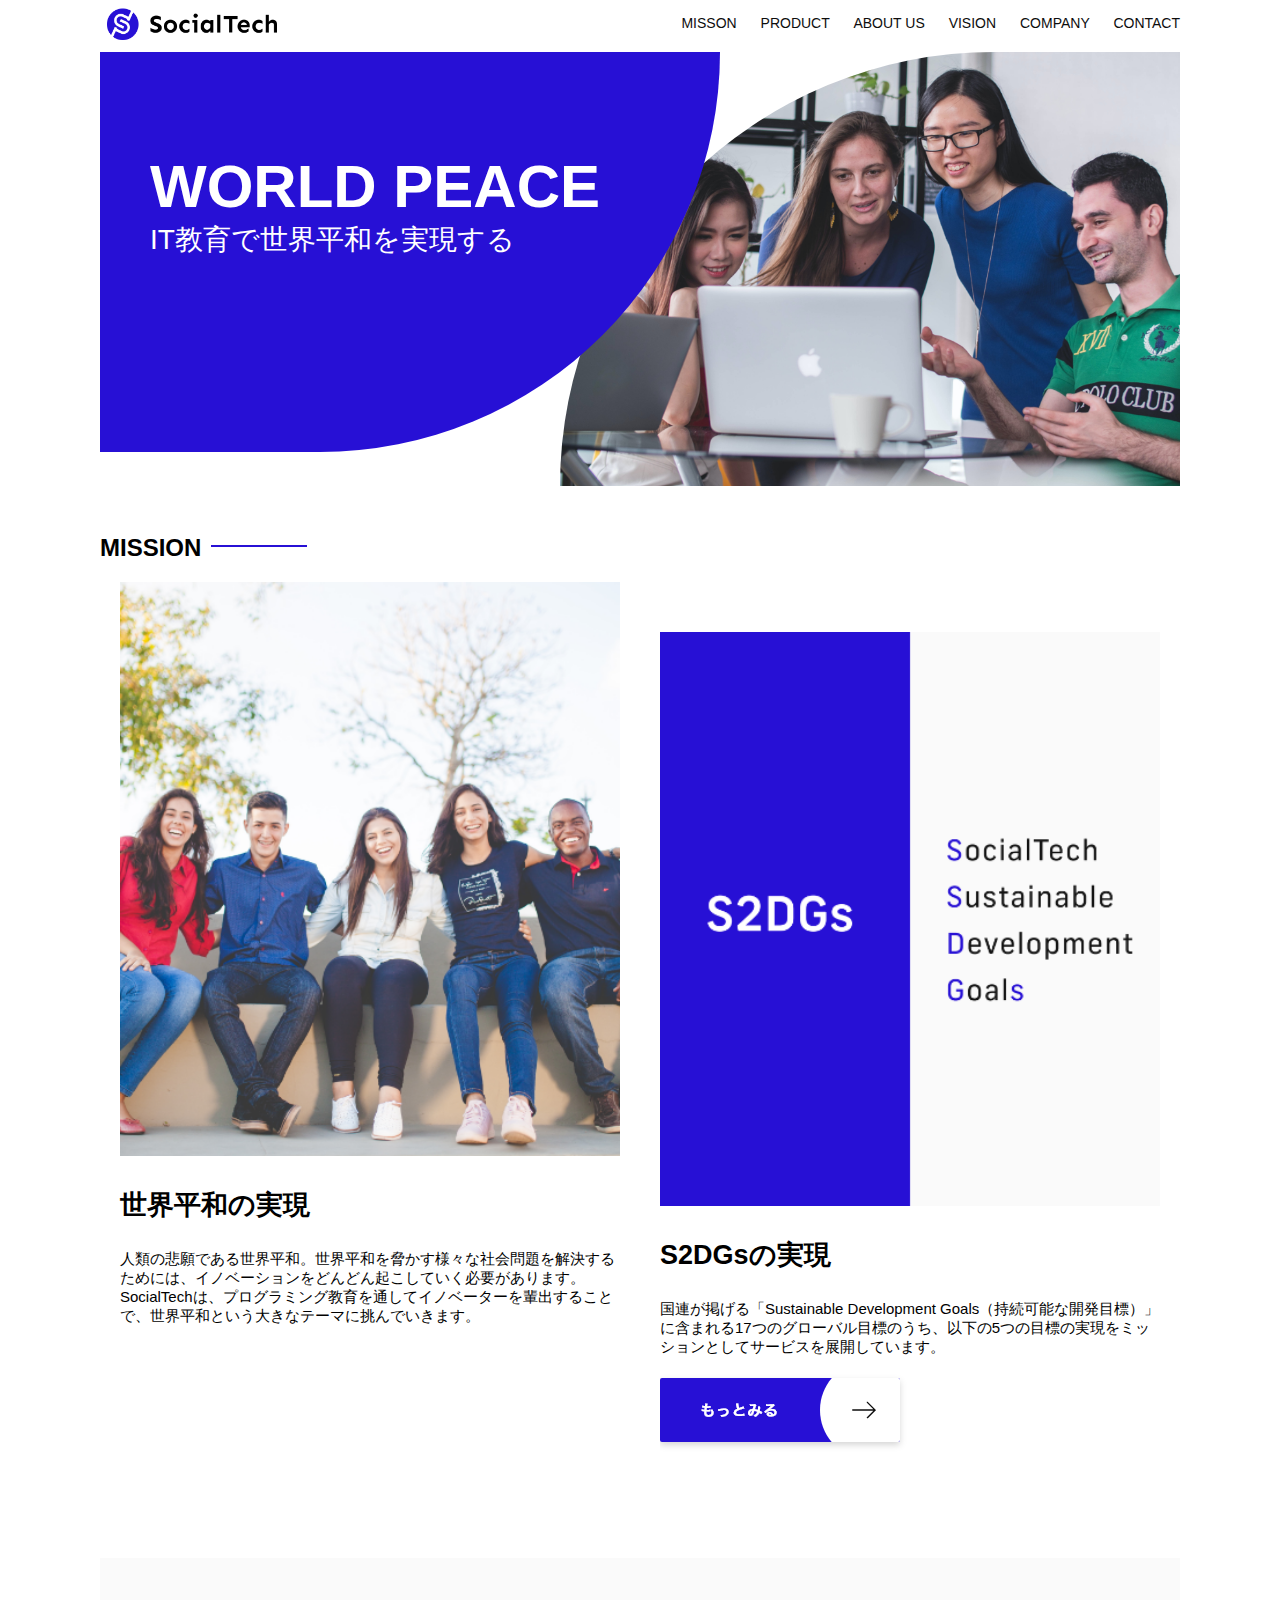
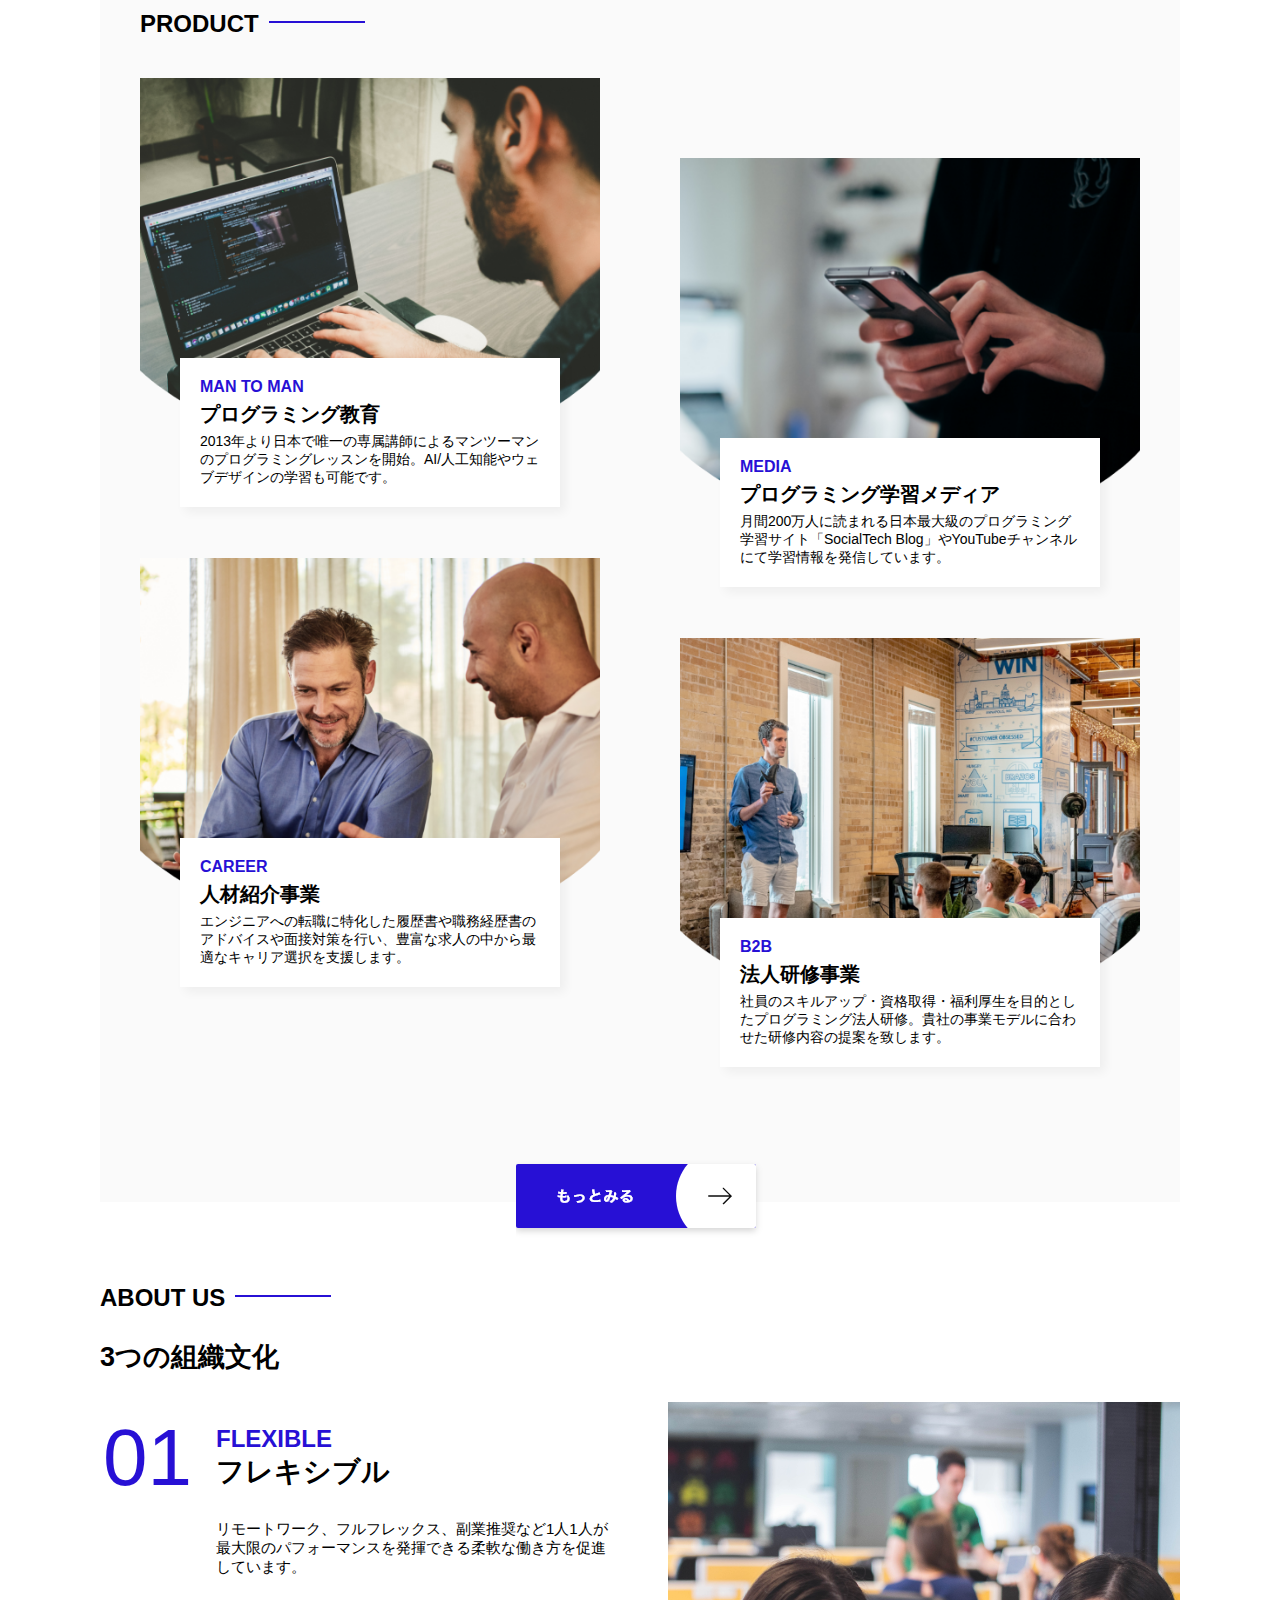
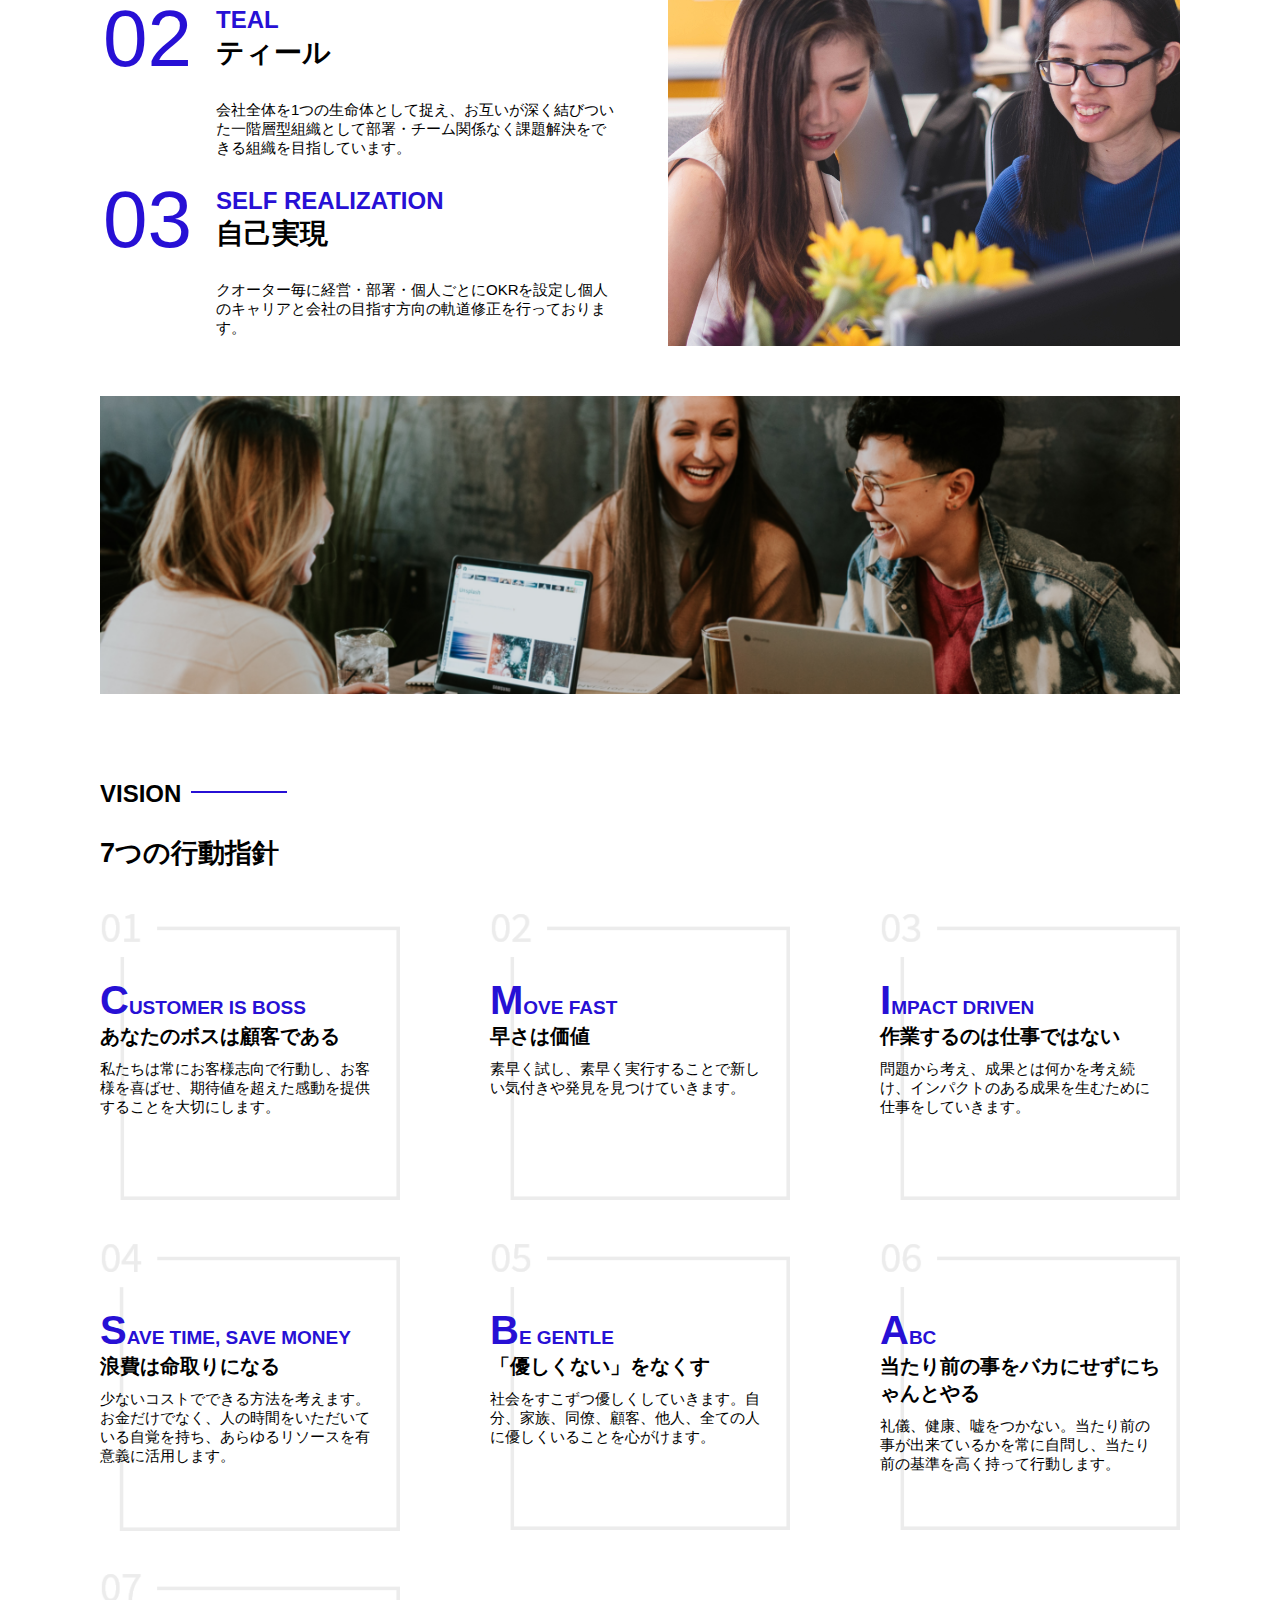
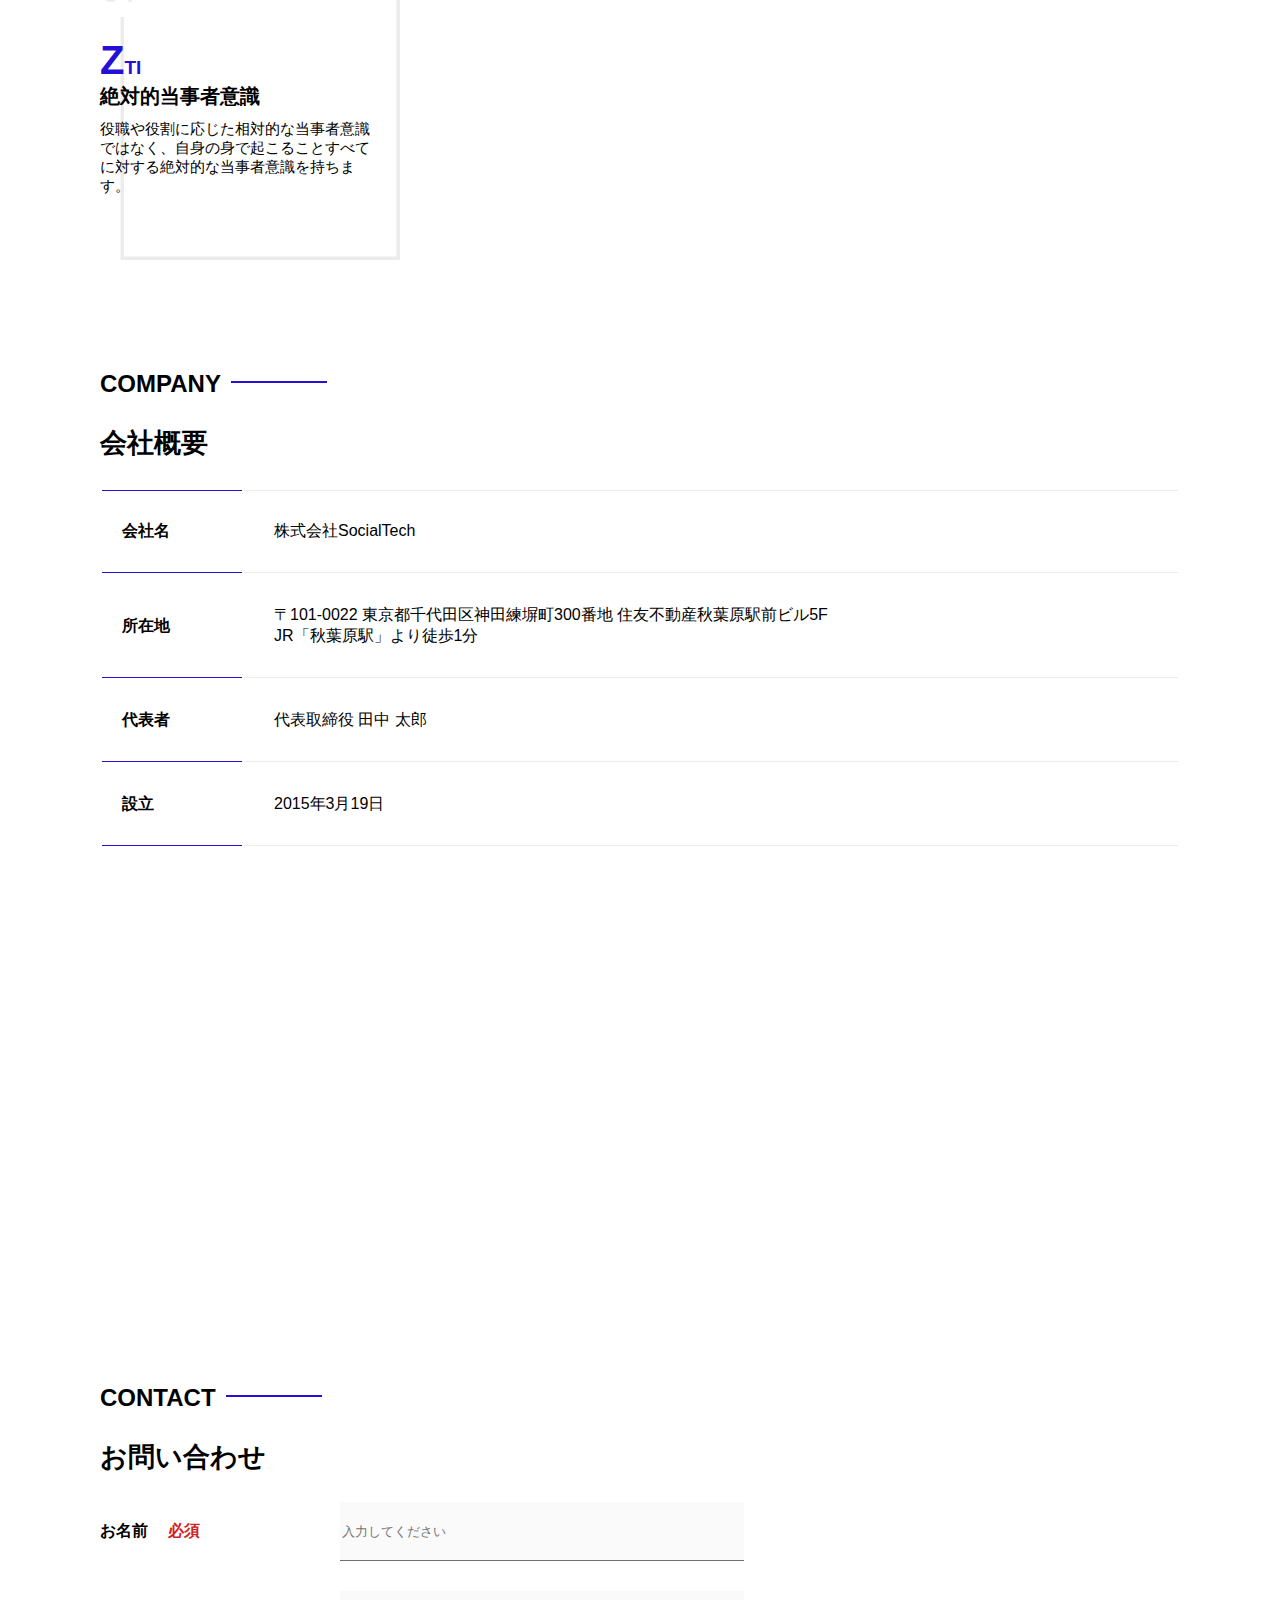
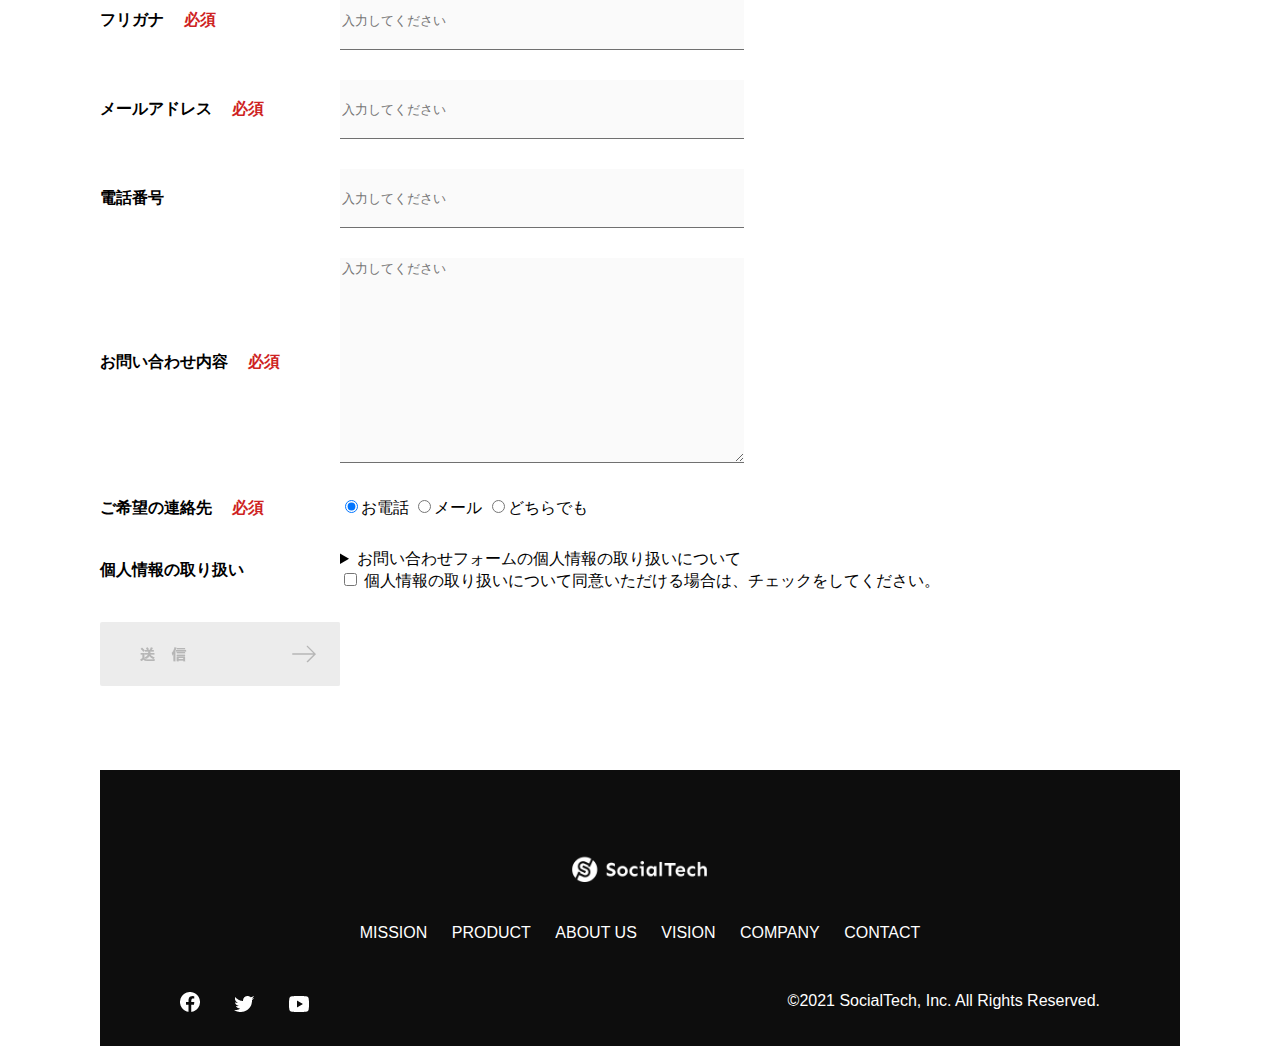
<file: index.html>
<!DOCTYPE html>
<html>

<head>
  <title>SocialTech</title>
  <meta charset="UTF-8">
  <meta name="description" content="SocialTechはEdTech業界のリーディングカンパニーを目指します。">
  <meta name="viewport" content="width=device-width, initial-scale=1.0">
  <meta name="twitter:card" content="summary">
  <meta name="twitter:site" content="y3656g">
  <meta proparty="og:url" content="https://yuki3656.github.io/kadai_tutorial_output/">
  <meta proparty="og:title" content="テスト"> 
  <meta proparty="og:description" content="テストページです">
  <meta proparty="og:image" content="https://yuki3656.github.io/kadai_tutorial_output/images/Logo.png">
  <link rel="stylesheet" href="style.css">
</head>

<body>
  <!-- ヘッダー -->
  <header>
    <!--ロゴ-->
    <a href="index.html" id="logo"><img src="images/logo.png" alt="トップページに戻る"></a>
    <!--PC用ナビゲーション-->
    <nav id="nav-pc">
      <a href="mission.html">MISSON</a>
      <a href="product.html">PRODUCT</a>
      <a href="index.html#aboutus">ABOUT US</a>
      <a href="index.html#vision">VISION</a>
      <a href="index.html#company">COMPANY</a>
      <a href="index.html#contact">CONTACT</a>
    </nav>
    <!-- スマホ用メニューボタン -->
    <img id="menu-sp" src="images/button-menu.png" alt="ナビゲーションを開く" onclick="document.getElementById('nav-sp').style.display = 'block'">
    <!-- スマホ用ナビゲーション -->
    <nav id="nav-sp">
      <img id="close" src="images/button-close.png" alt="ナビゲーションを閉じる" onclick="document.getElementById('nav-sp').style.display = 'none'">
      <a id="logo-sp" href="index.html" onclick="document.getElementById('nav-sp').style.display = 'none'">
      <img src="images/logo-sp.png" alt="トップページに戻る"></a>
      <a class="menu" href="mission.html" onclick="document.getElementById('nav-sp').style.display = 'none'">MISSION</a>
      <a class="menu" href="product.html" onclick="document.getElementById('nav-sp').style.display = 'none'">PRODUCT</a>
      <a class="menu" href="index.html#aboutus" onclick="document.getElementById('nav-sp').style.display = 'none'">ABOUT US</a>
      <a class="menu" href="index.html#vision" onclick="document.getElementById('nav-sp').style.display = 'none'">VISION</a>
      <a class="menu" href="index.html#company" onclick="document.getElementById('nav-sp').style.display = 'none'">COMPANY</a>
      <a class="menu" href="index.html#contact" onclick="document.getElementById('nav-sp').style.display = 'none'">CONTACT</a>
      <div id="sns">
        <a href="https://www.facebook.com/sejuku2013"><img src="images/button-facebook.png" alt="Facebookのリンク"></a>
        <a href="https://twitter.com/samuraijuku"><img src="images/button-twitter.png" alt="Twitterのリンク"></a>
        <a href="https://www.youtube.com/channel/UCCFOQO5aDK0xXam4cUQXT8g"><img src="images/button-youtube.png" alt="YouTubeのリンク"></a>
      </div>
    </nav>
  </header>

  <main>
    <article>
      <!--メインビジュアル-->
      <section id="main-visual">
        <div id="main-message">
          <h1>WORLD PEACE</h1>
          <p>IT教育で世界平和を実現する</p>
        </div>
        <img src="images/index/index-main.png" alt="PCの周りに集まる多国籍の仲間たち">
      </section>
      <!--ミッション-->
      <section id="mission">
        <h2 class="index-h2">MISSION</h2>
        <div id="mission-flex">
          <div>
            <img id="mission-photo" src="images/index/index-mission.png" alt="屋外のベンチで写真を撮影する多国籍の仲間たち">
            <h3>世界平和の実現</h3>
            <p>
              人類の悲願である世界平和。世界平和を脅かす様々な社会問題を解決するためには、イノベーションをどんどん起こしていく必要があります。SocialTechは、プログラミング教育を通してイノベーターを輩出することで、世界平和という大きなテーマに挑んでいきます。
            </p>
          </div>
          <div>
            <img id="s2dgs" src="images/index/s2dgs.png" alt="S2DGs">
            <h3>S2DGsの実現</h3>
            <p>国連が掲げる「Sustainable Development Goals（持続可能な開発目標）」に含まれる17つのグローバル目標のうち、以下の5つの目標の実現をミッションとしてサービスを展開しています。
            </p>
            <a href="mission.html">
              <img src="images/button-more.png" alt="もっとみる">
            </a>
          </div>
        </div>
      </section>
      <!--プロダクト-->
      <section id="product">
        <h2 class="index-h2">PRODUCT</h2>
        <div>
          <div id="product-left">
            <div>
              <img class="product-photo" src="images/index/index-mantoman.png" alt="PCでコードを書く男性">
              <div class="product-explain">
                <span>MAN TO MAN</span>
                <h3>プログラミング教育</h3>
                <p>2013年より日本で唯一の専属講師によるマンツーマンのプログラミングレッスンを開始。AI/人工知能やウェブデザインの学習も可能です。</p>
              </div>
            </div>
            <div>
              <img class="product-photo" src="images/index/index-career.png" alt="笑顔で話し合う2人の男性">
              <div class="product-explain">
                <span>CAREER</span>
                <h3>人材紹介事業</h3>
                <p>エンジニアへの転職に特化した履歴書や職務経歴書のアドバイスや面接対策を行い、豊富な求人の中から最適なキャリア選択を支援します。</p>
              </div>
            </div>
          </div>
          <div id="product-right">
            <div>
              <img class="product-photo" src="images/index/index-media.png" alt="スマートフォンを操作する人">
              <div class="product-explain">
                <span>MEDIA</span>
                <h3>プログラミング学習メディア</h3>
                <p>月間200万人に読まれる日本最大級のプログラミング学習サイト「SocialTech Blog」やYouTubeチャンネルにて学習情報を発信しています。</p>
              </div>
            </div>
            <div>
              <img class="product-photo" src="images/index/index-b2b.png" alt="講演中の男性とそれを聴く人々">
              <div class="product-explain">
                <span>B2B</span>
                <h3>法人研修事業</h3>
                <p>社員のスキルアップ・資格取得・福利厚生を目的としたプログラミング法人研修。貴社の事業モデルに合わせた研修内容の提案を致します。</p>
              </div>
            </div>
          </div>
        </div>
        <div>
          <a id="product-more" href="product.html">
            <img src="images/button-more.png" alt="もっとみる">
          </a>
        </div>
      </section>
      <!--ABOUT US-->
      <section id="aboutus">
        <h2 class="index-h2">ABOUT US</h2>
        <h3>3つの組織文化</h3>
        <div>
          <table class="culture-table">
            <tr>
              <td>
                <span class="culture-num">01</span>
              </td>
              <td>
                <span class="culture-en">FLEXIBLE</span>
                <span class="culture-jp">フレキシブル</span>
              </td>
            </tr>
            <tr>
              <td>
                <!--空のセル-->
              </td>
              <td>
                <p class="culture-description">
                  リモートワーク、フルフレックス、副業推奨など1人1人が最大限のパフォーマンスを発揮できる柔軟な働き方を促進しています。
                </p>
              </td>
            </tr>
            <tr>
              <td>
                <span class="culture-num">02</span>
              </td>
              <td>
                <span class="culture-en">TEAL</span>
                <span class="culture-jp">ティール</span>
              </td>
            </tr>
            <tr>
              <td>
                <!--空のセル-->
              </td>
              <td>
                <p class="culture-description">
                  会社全体を1つの生命体として捉え、お互いが深く結びついた一階層型組織として部署・チーム関係なく課題解決をできる組織を目指しています。
                </p>
              </td>
            </tr>
            <tr>
              <td>
                <span class="culture-num">03</span>
              </td>
              <td>
                <span class="culture-en">SELF REALIZATION</span>
                <span class="culture-jp">自己実現</span>
              </td>
            </tr>
            <tr>
              <td>
                <!--空のセル-->
              </td>
              <td>
                <p class="culture-description">
                  クオーター毎に経営・部署・個人ごとにOKRを設定し個人のキャリアと会社の目指す方向の軌道修正を行っております。
                </p>
              </td>
            </tr>
          </table>
          <img class="culture-img" src="images/index/index-aboutus1.png" alt="笑顔で話し合う2人の女性">
        </div>
        <img class="culture-img2" src="images/index/index-aboutus2.png" alt="笑顔で話し合う3人の男女">
      </section>

      <!--VISION-->
      <section id="vision">
        <h2 class="index-h2">VISION</h2>
        <h3>7つの行動指針</h3>
        <div>
          <div class="vision-box">
            <img src="images/index/vision-01.png" alt="01">
            <span>
              <h4>CUSTOMER IS BOSS</h4>
              <h5>あなたのボスは顧客である</h5>
              <p>私たちは常にお客様志向で行動し、お客様を喜ばせ、期待値を超えた感動を提供することを大切にします。</p>
            </span>
          </div>
          <div class="vision-box">
            <img src="images/index/vision-02.png" alt="02">
            <span>
              <h4>MOVE FAST</h4>
              <h5>早さは価値</h5>
              <p>素早く試し、素早く実行することで新しい気付きや発見を見つけていきます。</p>
            </span>
          </div>
          <div class="vision-box">
            <img src="images/index/vision-03.png" alt="03">
            <span>
              <h4>IMPACT DRIVEN</h4>
              <h5>作業するのは仕事ではない</h5>
              <p>問題から考え、成果とは何かを考え続け、インパクトのある成果を生むために仕事をしていきます。</p>
            </span>
          </div>
          <div class="vision-box">
            <img src="images/index/vision-04.png" alt="04">
            <span>
              <h4>SAVE TIME, SAVE MONEY</h4>
              <h5>浪費は命取りになる</h5>
              <p>少ないコストでできる方法を考えます。お金だけでなく、人の時間をいただいている自覚を持ち、あらゆるリソースを有意義に活用します。</p>
            </span>
          </div>
          <div class="vision-box">
            <img src="images/index/vision-05.png" alt="05">
            <span>
              <h4>BE GENTLE</h4>
              <h5>「優しくない」をなくす</h5>
              <p>社会をすこずつ優しくしていきます。自分、家族、同僚、顧客、他人、全ての人に優しくいることを心がけます。</p>
            </span>
          </div>
          <div class="vision-box">
            <img src="images/index/vision-06.png" alt="06">
            <span>
              <h4>ABC</h4>
              <h5>当たり前の事をバカにせずにちゃんとやる</h5>
              <p>礼儀、健康、嘘をつかない。当たり前の事が出来ているかを常に自問し、当たり前の基準を高く持って行動します。</p>
            </span>
          </div>
          <div class="vision-box">
            <img src="images/index/vision-07.png" alt="07">
            <span>
              <h4>ZTI</h4>
              <h5>絶対的当事者意識</h5>
              <p>役職や役割に応じた相対的な当事者意識ではなく、自身の身で起こることすべてに対する絶対的な当事者意識を持ちます。</p>
            </span>
          </div>
        </div>
      </section>
      <!-- COMPANY -->
      <section id="company">
        <h2 class="index-h2">COMPANY</h2>
        <h3>会社概要</h3>
        <table id="company-table">
          <tr>
            <th class="tableheader-first">会社名</th>
            <td class="cell-first">株式会社SocialTech</td>
          </tr>
          <tr>
            <th class="tableheader">所在地</th>
            <td class="cell">〒101-0022 東京都千代田区神田練塀町300番地 住友不動産秋葉原駅前ビル5F<br>JR「秋葉原駅」より徒歩1分</td>
          </tr>
          <tr>
            <th class="tableheader">代表者</th>
            <td class="cell">代表取締役 田中 太郎</td>
          </tr>
          <tr>
            <th class="tableheader">設立</th>
            <td class="cell">2015年3月19日</td>
          </tr>
        </table>
        <iframe
          src="https://www.google.com/maps/embed?pb=!1m18!1m12!1m3!1d3240.068855138326!2d139.77207231226865!3d35.69992317246692!2m3!1f0!2f0!3f0!3m2!1i1024!2i768!4f13.1!3m3!1m2!1s0x60188fee13660e23%3A0x77137876edf742ac!2z5L2P5Y-L5LiN5YuV55Sj56eL6JGJ5Y6f6aeF5YmN44OT44Or!5e0!3m2!1sja!2sjp!4v1718535510868!5m2!1sja!2sjp"
          width="600" height="450" style="border:0;" allowfullscreen="" loading="lazy"
          referrerpolicy="no-referrer-when-downgrade">
        </iframe>
      </section>

      <!--お問い合わせフォーム-->
      <section id="contact">
        <h2 class="index-h2">CONTACT</h2>
        <h3>お問い合わせ</h3>
        <form>
          <div>
            <div class="contact-heading">
              <label class="contact-label">お名前<span class="contact-span">必須</span></label>
            </div>
            <div>
              <input type="text" name="name" placeholder="入力してください" class="contact-textbox">
            </div>
          </div>
          <div>
            <div class="contact-heading">
              <label class="contact-label">フリガナ<span class="contact-span">必須</span></label>
            </div>
            <div>
              <input type="text" name="hurigana" placeholder="入力してください" class="contact-textbox">
            </div>
          </div>
          <div>
            <div class="contact-heading">
              <label class="contact-label">メールアドレス<span class="contact-span">必須</span></label>
            </div>
            <div>
              <input type="text" name="email" placeholder="入力してください" class="contact-textbox">
            </div>
          </div>
          <div>
            <div class="contact-heading">
              <label class="contact-label">電話番号</label>
            </div>
            <div>
              <input type="text" name="tel" placeholder="入力してください" class="contact-textbox">
            </div>
          </div>
          <div>
            <div class="contact-heading">
              <label class="contact-label">お問い合わせ内容<span class="contact-span">必須</span></label>
            </div>
            <div>
              <textarea class="contact-textarea" placeholder="入力してください" name="message"></textarea>
            </div>
          </div>
          <div>
            <div class="contact-heading">
              <label class="contact-label">ご希望の連絡先<span class="contact-span">必須</span></label>
            </div>
            <div>
              <input class="radiobutton" type="radio" value="tel" name="contact" checked><label>お電話</label>
              <input class="radiobutton" type="radio" value="mail" name="contact"><label>メール</label>
              <input class="radiobutton" type="radio" value="both" name="contact"><label>どちらでも</label>
            </div>
            </div>
            <div>
              <div class="contact-heading">
                <label class="contact-label">個人情報の取り扱い</label>
              </div>
              <div>
                <details>
                  <summary>お問い合わせフォームの個人情報の取り扱いについて</summary>
                  <div>
                    <span>１.組織の名称又は氏名</span><br>
                    株式会社SocialTech<br><br>
                    <span>２.個人情報保護管理者（若しくはその代理人)
                      ）の氏名又は職名、所属及び連絡先
                      鈴木 一郎 コーポレート部</span><br>
                    メールアドレス:samurai@example.com<br>
                    TEL:03-1234-5678<br>
                    <span>３.個人情報の利用目的</span><br>
                    ・本サービス及び本サービスに関連する情報の提供又はそれらに関する連絡のため<br>
                    ・ユーザーの本人確認のため<br>
                    ・当社サービスのご案内のため<br>
                    ・当社の商品等の広告または宣伝（電子メールによるものを含むものとします。）<br><br>
                    <span>４．個人情報の取り扱い業務の委託</span><br>
                    個人情報の取扱業務の全部または一部を外部に業務委託する場合があります。<br>
                    その際、弊社は、個人情報を適切に保護できる管理体制を敷き実行していることを条件として<br>
                    委託先を厳選したうえで、機密保持契約を委託先と締結し、お客様の個人情報を厳密に管理させます。<br><br>
                    <span>５．個人情報の開示等の請求</span><br>
                    お客様は、弊社に対してご自身の個人情報の開示等（利用目的の通知、開示、内容の訂正・追加・削除、利用の停止または消去、第三者への提供の停止）に関して、当社問合わせ窓口に申し出ることができます。<br>
                    その際、弊社はお客様ご本人を確認させていただいたうえで、合理的な期間内に対応いたします。<br><br>
                    なお、個人情報に関する弊社問合わせ先は、次の通りです。<br><br>
                    株式会社SocialTech 個人情報問合せ窓口<br>
                    〒101-0022 東京都千代田区神田練塀町300番地 住友不動産秋葉原駅前ビル5F<br>
                    メールアドレス：samurai@example.com TEL:03-1234-5678<br><br>
                    <span>６．個人情報を提供されることの任意性について</span><br><br>
                    お客様がご自身の個人情報を弊社に提供されるか否かは、お客様のご判断によりますが、もしご提供されない場合には、適切なサービスが提供できない場合がありますので予めご了承ください。
                  </div>
                </details>
                <input type="checkbox" name="agree">
                <span>個人情報の取り扱いについて同意いただける場合は、チェックをしてください。</span>
              </div>
            </div>
            <input type="image" src="images/button-submit.png" alt="送信する">
        </form>
      </section>
    </article>
    <!--footer-->
    <footer>
      <div id="footer-logo">
        <img src="images/logo-sp.png" alt="SocialTech">
      </div>
      <div id="footer-link">
        <a href="mission.html">MISSION</a>
        <a href="product.html">PRODUCT</a>
        <a href="index.html#aboutus">ABOUT US</a>
        <a href="index.html#vision">VISION</a>
        <a href="index.html#company">COMPANY</a>
        <a href="index.html#contact">CONTACT</a>
      </div>
      <div id="sns-footer">
        <a href="https://www.facebook.com/sejuku2013"><img src="images/button-facebook.png" alt="Facebookのリンク"></a>
        <a href="https://twitter.com/samuraijuku"><img src="images/button-twitter.png" alt="Twitterのリンク"></a>
        <a href="https://www.youtube.com/channel/UCCFOQO5aDK0xXam4cUQXT8g"><img src="images/button-youtube.png" alt="YouTubeのリンク"></a>
        <span id="copyright">&copy;2021 SocialTech, Inc. All Rights Reserved. </span>
      </div>
    </footer>
  </main>
</body>

</html>
</file>
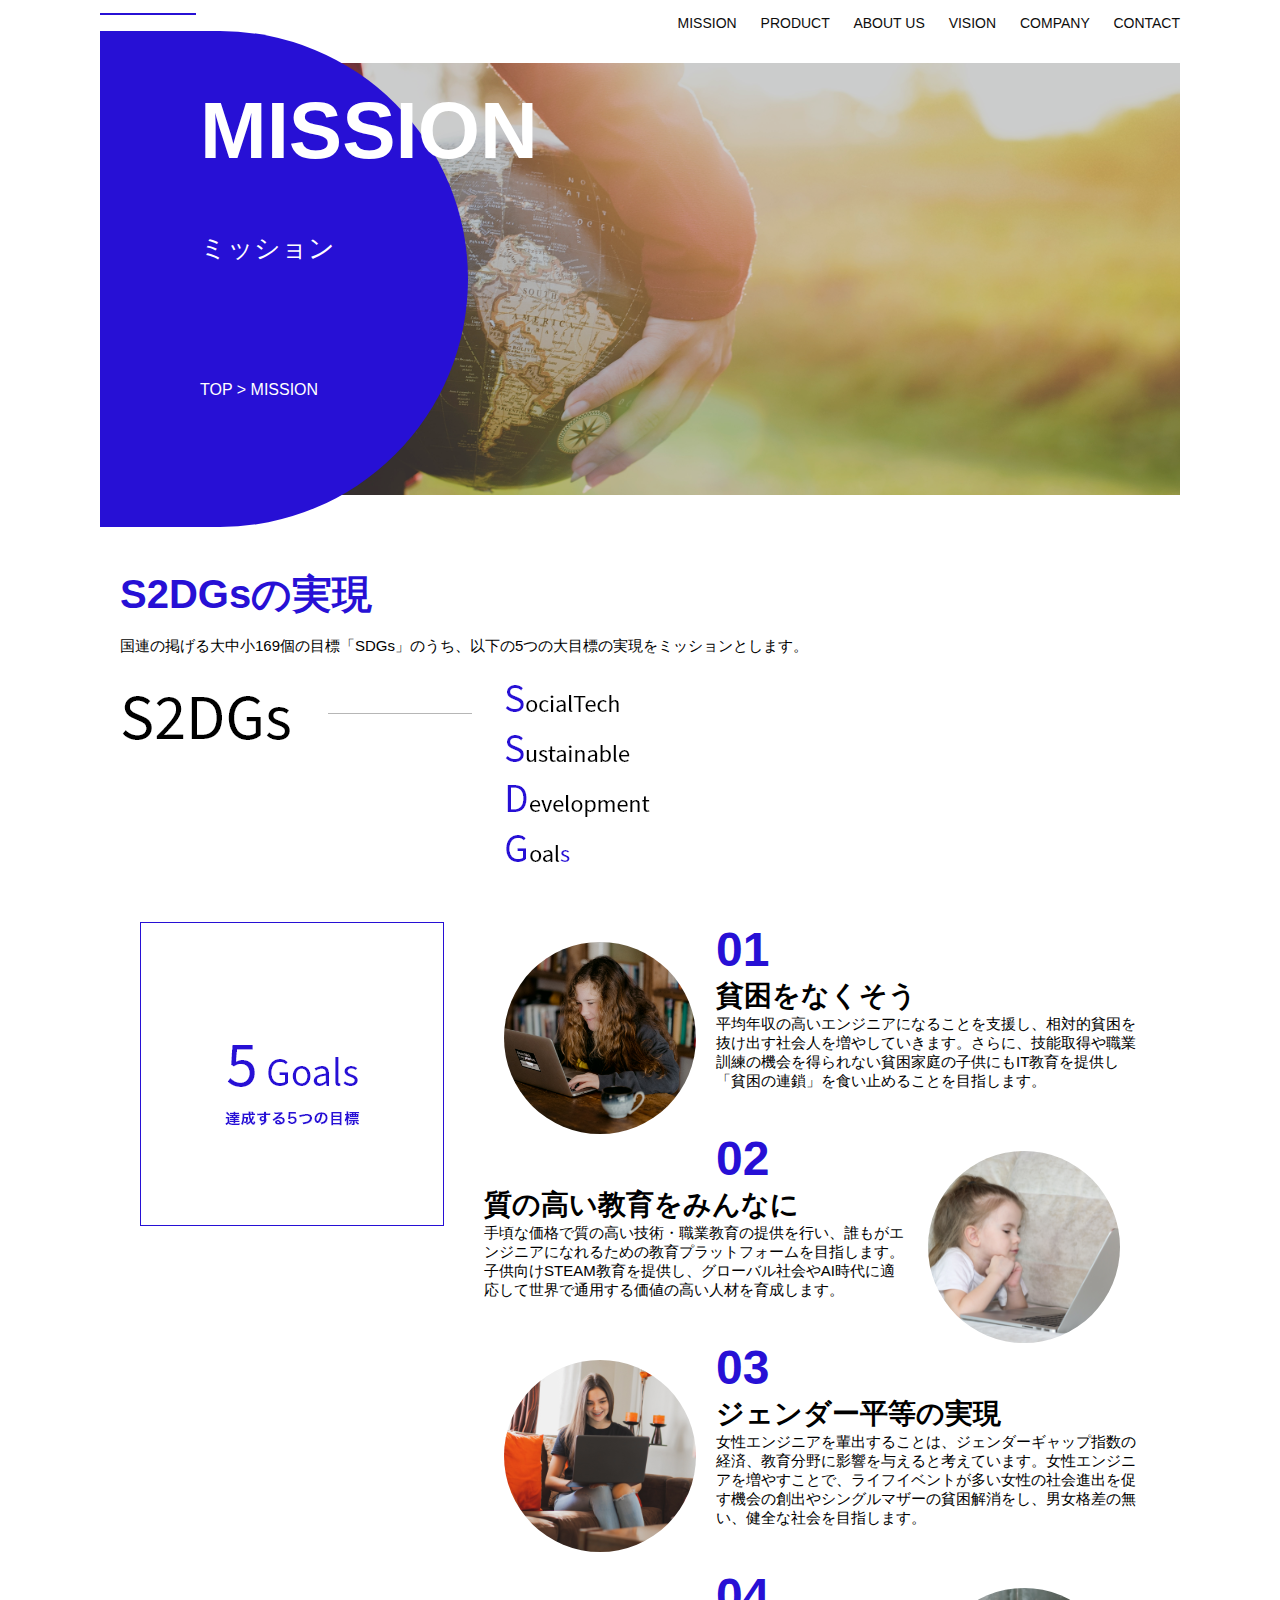
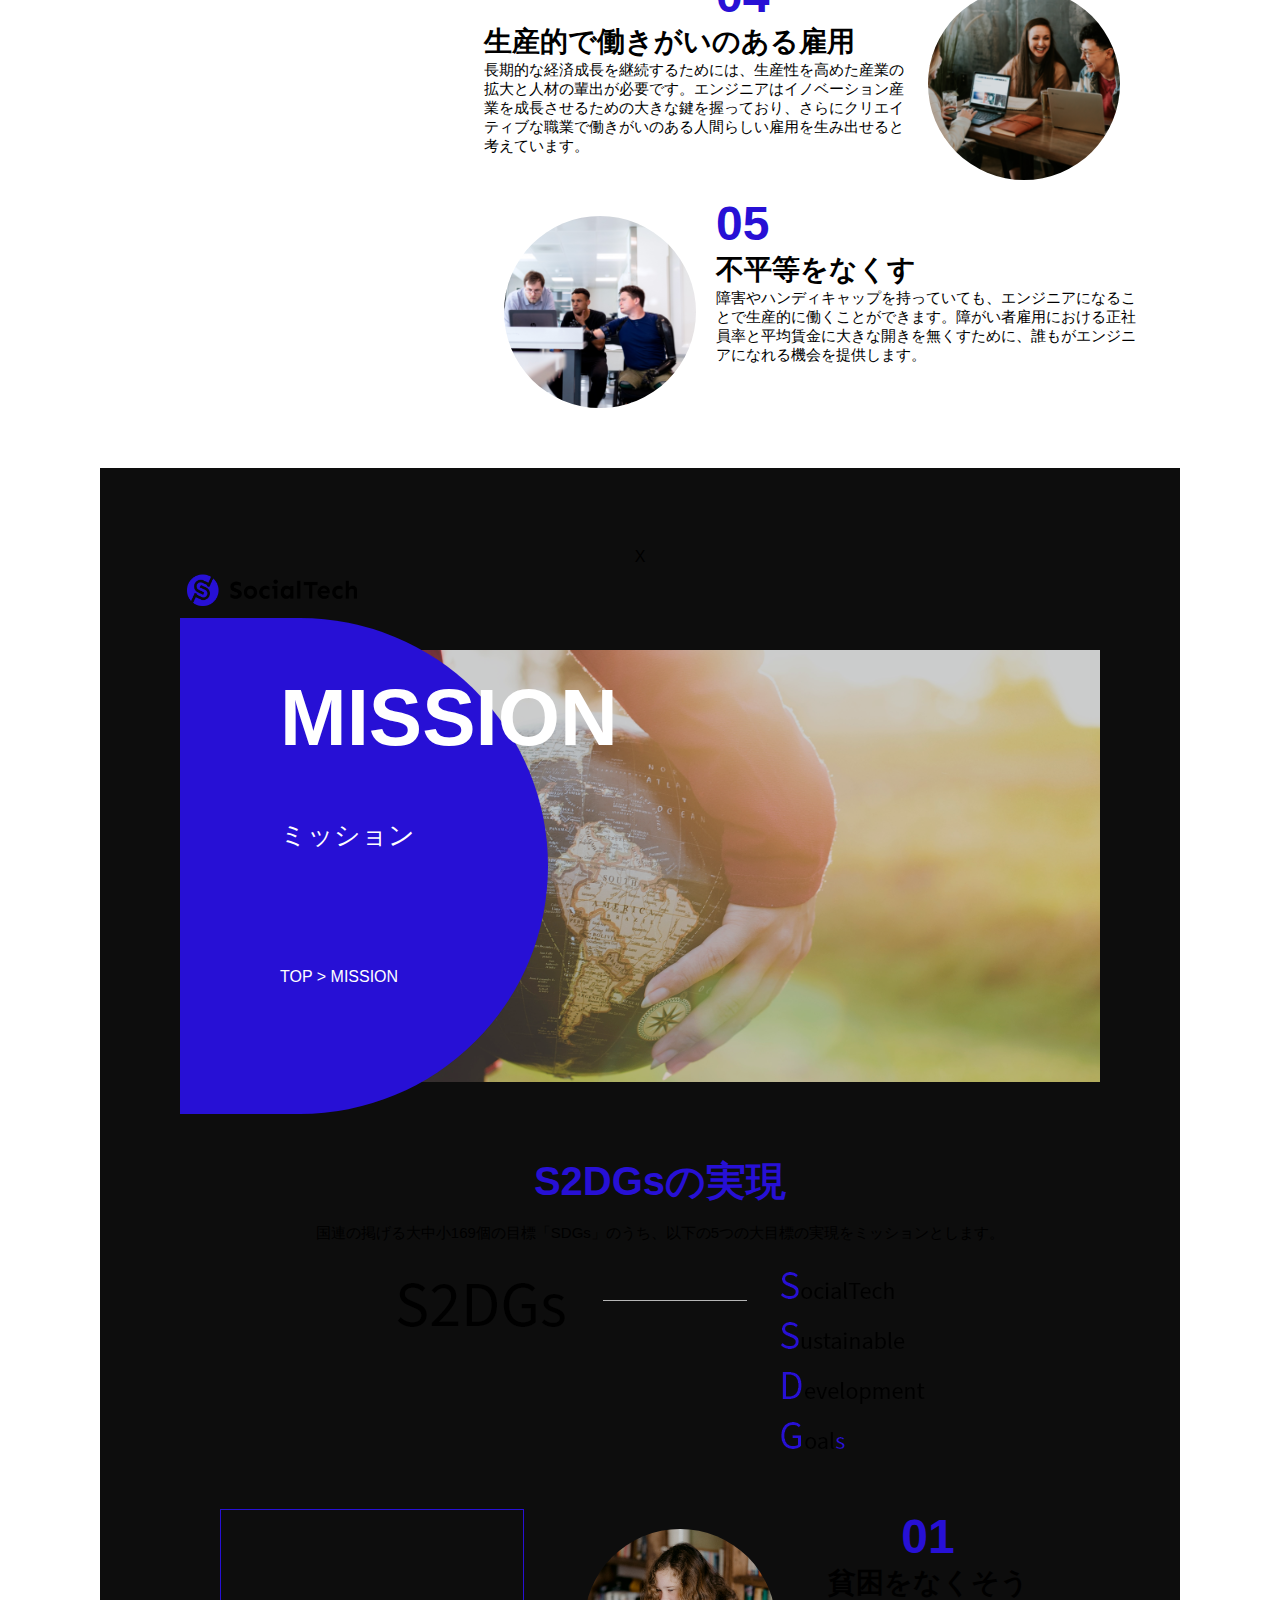
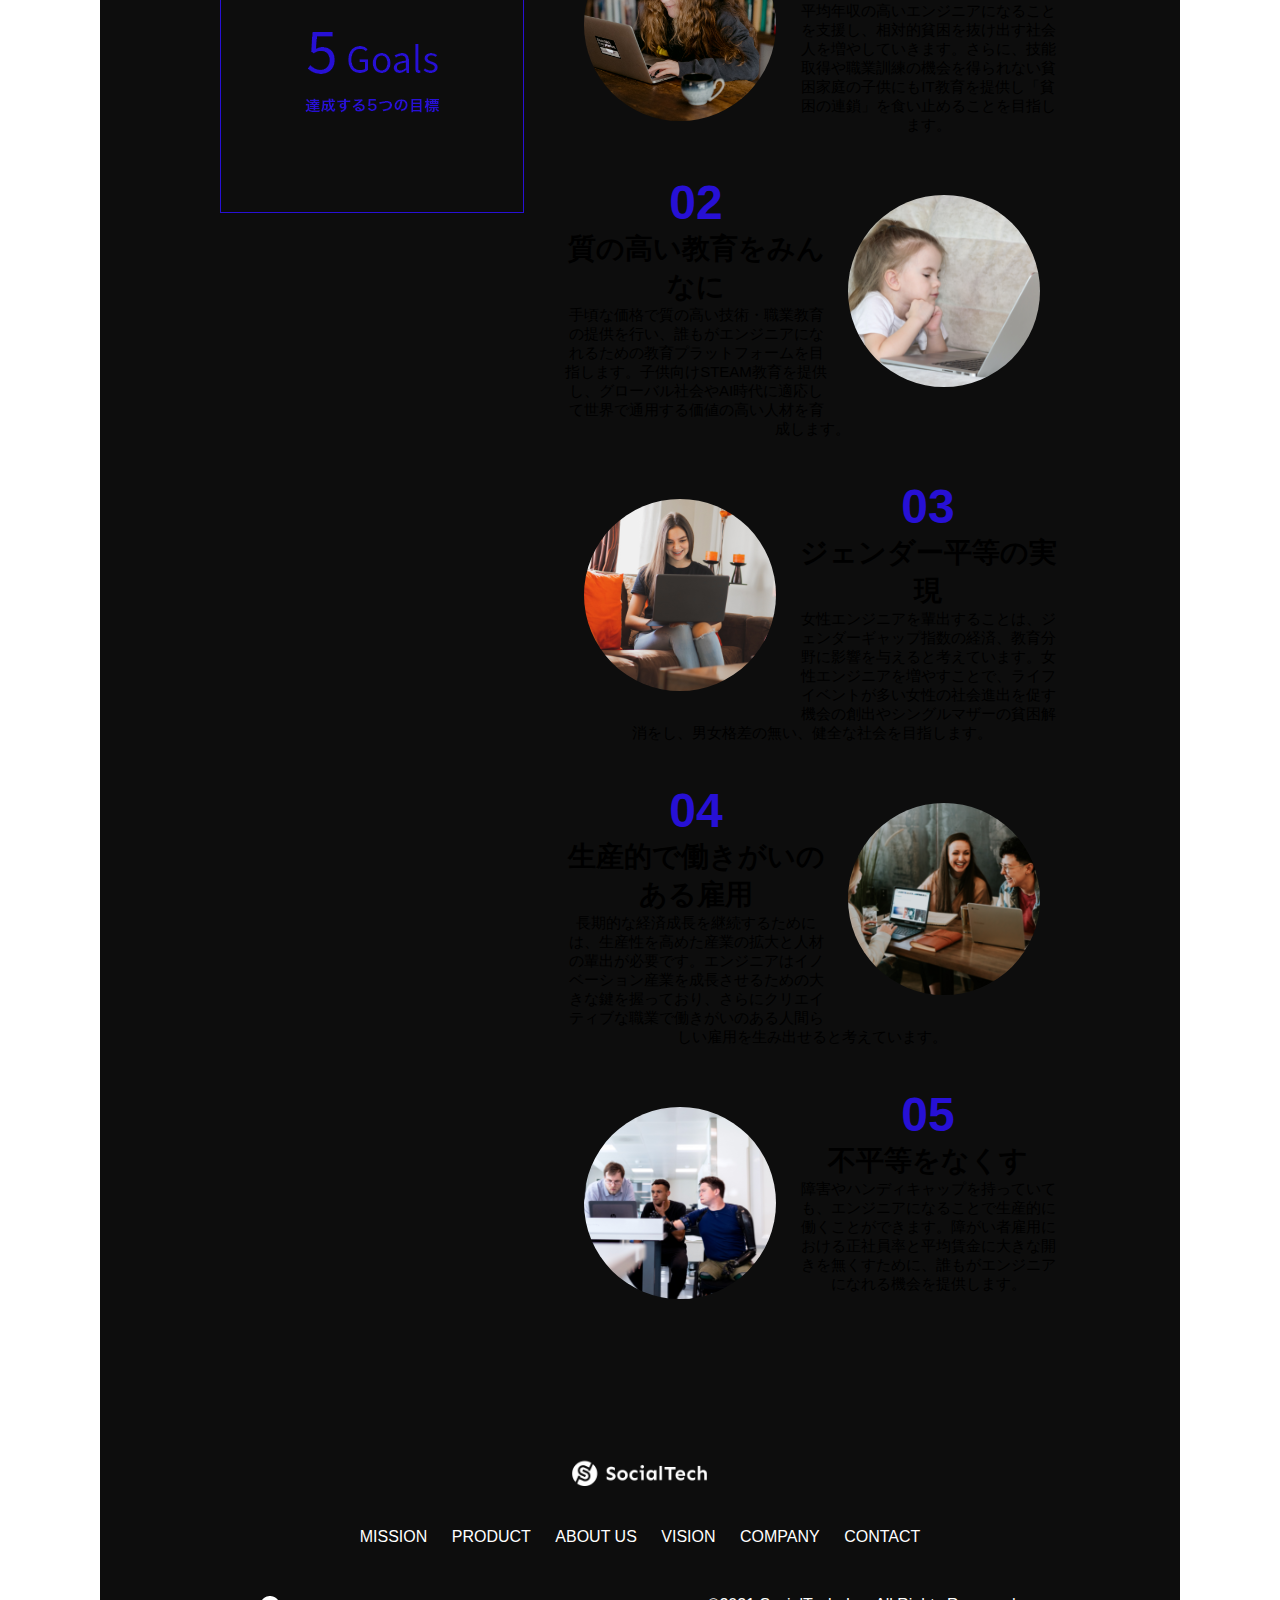
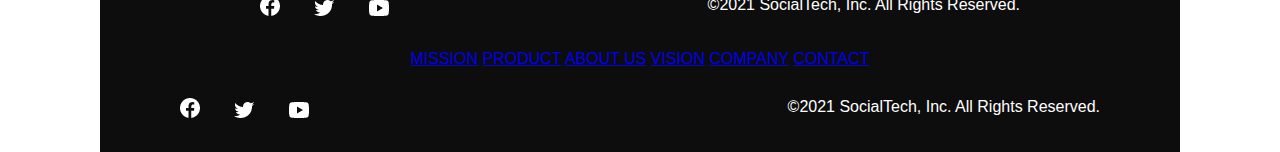
<file: mission.html>
<!DOCTYPE html>
<html>

<head>
    <title>SocialTech - MISSION ミッション -</title>
    <meta charset="UTF-8">
    <meta name="description" content="SocialTechが目指す5つの目標(S2DGs)を紹介します">
    <meta name="viewport" content="width=device-width, initial-scale=1.0">
    <link rel="stylesheet" href="style.css">
</head>

<body>
    <!-- ヘッダー -->
    <header>
        <!-- ロゴ -->
        <a href="index.html" id="logo"><img src="images/line.png" alt="トップページに戻る"></a>
        <!-- PC用ナビゲーション -->
        <nav id="nav-pc">
            <a href="mission.html">MISSION</a>
            <a href="product.html">PRODUCT</a>
            <a href="index.html#aboutus">ABOUT US</a>
            <a href="index.html#vision">VISION</a>
            <a href="index.html#company">COMPANY</a>
            <a href="index.html#contact">CONTACT</a>
        </nav>

        <!-- スマホ用メニューボタン -->
        <img id="menu-sp" src="images/button-menu.png" alt="ナビゲーションを開く"
            onclick="document.getElementById('nav-sp').style.display = 'block'">

        <!-- スマホ用ナビゲーション -->
        <nav id="nav-sp">
            <img id="close" src="images/button-close.png" alt="ナビゲーションを閉じる"
                onclick="document.getElementById('nav-sp').style.display = 'none'">
            <a id="logo-sp" href="index.html" onclick="document.getElementById('nav-sp').style.display = 'none'">
                <img src="images/line.png" alt="トップページに戻る"></a>
            <a class="menu" href="mission.html"
                onclick="document.getElementById('nav-sp').style.display = 'none'">MISSION</a>
            <a class="menu" href="product.html"
                onclick="document.getElementById('nav-sp').style.display = 'none'">PRODUCT</a>
            <a class="menu" href="index.html#aboutus"
                onclick="document.getElementById('nav-sp').style.display = 'none'">ABOUT US</a>
            <a class="menu" href="index.html#vision"
                onclick="document.getElementById('nav-sp').style.display = 'none'">VISION</a>
            <a class="menu" href="index.html#company"
                onclick="document.getElementById('nav-sp').style.display = 'none'">COMPANY</a>
            <a class="menu" href="index.html#contact"
                onclick="document.getElementById('nav-sp').style.display = 'none'">CONTACT</a>
            <div id="sns">
                <a href="https://www.facebook.com/sejuku2013"><img src="images/button-facebook.png"
                        alt="Facebookのリンク"></a>
                <a href="https://twitter.com/samuraijuku"><img src="images/button-twitter.png" alt="Twitterのリンク"></a>
                <a href="https://www.youtube.com/channel/UCCFOQO5aDK0xXam4cUQXT8g"><img src="images/button-youtube.png"
                        alt="YouTubeのリンク"></a>
            </div>
        </nav>
    </header>
    <main>
        <article>
            <!-- メイン -->
            <section id="mission-main">
                <div id="mission-title">
                    <h1>MISSION</h1>
                    <span>ミッション</span>
                    <div>TOP > MISSION</div>
                </div>
            </section>
            <section id="mission-s2dgs">
                <h2 class="mission-h2">S2DGsの実現</h2>
                <p>国連の掲げる大中小169個の目標「SDGs」のうち、以下の5つの大目標の実現をミッションとします。</p>
                <img src="images/mission/mission-s2dgs.png" alt="S2DGs">
            </section>
            <section id="mission-5goals">
                <div>
                    <img id="s2dgs-image" src="images/mission/mission-5goals.png" alt="5Goals">
                </div>
                <div>
                    <div>
                        <img class="fivegoals-image-left" src="images/mission/mission-5goals01.png" alt="PCを操作する女の子">
                        <span class="fivegoals-number">01</span>
                        <h3 class="fivegoals-h3">貧困をなくそう</h3>
                        <p class="fivegoals-p">
                            平均年収の高いエンジニアになることを支援し、相対的貧困を抜け出す社会人を増やしていきます。さらに、技能取得や職業訓練の機会を得られない貧困家庭の子供にもIT教育を提供し「貧困の連鎖」を食い止めることを目指します。
                        </p>
                    </div>
                    <div>
                        <img class="fivegoals-image-right" src="images/mission/mission-5goals02.png"
                            alt="PCを見つめる小さい女の子">
                        <span class="fivegoals-number">02</span>
                        <h3 class="fivegoals-h3">質の高い教育をみんなに</h3>
                        <p class="fivegoals-p">
                            手頃な価格で質の高い技術・職業教育の提供を行い、誰もがエンジニアになれるための教育プラットフォームを目指します。子供向けSTEAM教育を提供し、グローバル社会やAI時代に適応して世界で通用する価値の高い人材を育成します。
                        </p>
                    </div>
                    <div>
                        <img class="fivegoals-image-left" src="images/mission/mission-5goals03.png" alt="PCを操作する女性">
                        <span class="fivegoals-number">03</span>
                        <h3 class="fivegoals-h3">ジェンダー平等の実現</h3>
                        <p class="fivegoals-p">
                            女性エンジニアを輩出することは、ジェンダーギャップ指数の経済、教育分野に影響を与えると考えています。女性エンジニアを増やすことで、ライフイベントが多い女性の社会進出を促す機会の創出やシングルマザーの貧困解消をし、男女格差の無い、健全な社会を目指します。
                        </p>
                    </div>
                    <div>
                        <img class="fivegoals-image-right" src="images/mission/mission-5goals04.png" alt="笑顔で話し合う3人の男女">
                        <span class="fivegoals-number">04</span>
                        <h3 class="fivegoals-h3">生産的で働きがいのある雇用</h3>
                        <p class="fivegoals-p">
                            長期的な経済成長を継続するためには、生産性を高めた産業の拡大と人材の輩出が必要です。エンジニアはイノベーション産業を成長させるための大きな鍵を握っており、さらにクリエイティブな職業で働きがいのある人間らしい雇用を生み出せると考えています。
                        </p>
                    </div>
                    <div>
                        <img class="fivegoals-image-left" src="images/mission/mission-5goals05.png"
                            alt="障害を持つ男性が生き生きと働く様子">
                        <span class="fivegoals-number">05</span>
                        <h3 class="fivegoals-h3">不平等をなくす</h3>
                        <p class="fivegoals-p">
                            障害やハンディキャップを持っていても、エンジニアになることで生産的に働くことができます。障がい者雇用における正社員率と平均賃金に大きな開きを無くすために、誰もがエンジニアになれる機会を提供します。
                        </p>
                    </div>
                </div>
            </section>
        </article>
        <footer>
X            <div id="footer-logo">
    <!DOCTYPE html>
<html>

<head>
    <title>SocialTech - MISSION ミッション -</title>
    <meta charset="utf-8">
    <meta name="description" content="SocialTechが目指す5つの目標（S2DGs）を紹介します">
    <meta name="viewport" content="width=device-width, initial-scale=1.0">
    <link rel="stylesheet" href="style.css">
</head>

<body>
    <!-- ヘッダー -->
    <header>
        <!-- ロゴ -->
        <a href="index.html" id="logo"><img src="images/logo.png" alt="トップページに戻る"></a>

        <!-- PC用ナビゲーション -->
        <nav id="nav-pc">
            <a href="mission.html">MISSION</a>
            <a href="product.html">PRODUCT</a>
            <a href="index.html#aboutus">ABOUT US</a>
            <a href="index.html#vision">VISION</a>
            <a href="index.html#company">COMPANY</a>
            <a href="index.html#contact">CONTACT</a>
        </nav>

        <!-- スマホ用メニューボタン -->
        <img id="menu-sp" src="images/button-menu.png" alt="ナビゲーションを開く"
            onclick="document.getElementById('nav-sp').style.display = 'block'">

        <!-- スマホ用ナビゲーション -->
        <nav id="nav-sp">
            <img id="close" src="images/button-close.png" alt="ナビゲーションを閉じる"
                onclick="document.getElementById('nav-sp').style.display = 'none'">
            <a id="logo-sp" href="index.html" onclick="document.getElementById('nav-sp').style.display = 'none'"><img
                    src="images/logo-sp.png" alt="トップページに戻る"></a>
            <a class="menu" href="mission.html"
                onclick="document.getElementById('nav-sp').style.display = 'none'">MISSION</a>
            <a class="menu" href="product.html"
                onclick="document.getElementById('nav-sp').style.display = 'none'">PRODUCT</a>
            <a class="menu" href="index.html#aboutus"
                onclick="document.getElementById('nav-sp').style.display = 'none'">ABOUT US</a>
            <a class="menu" href="index.html#vision"
                onclick="document.getElementById('nav-sp').style.display = 'none'">VISION</a>
            <a class="menu" href="index.html#company"
                onclick="document.getElementById('nav-sp').style.display = 'none'">COMPANY</a>
            <a class="menu" href="index.html#contact"
                onclick="document.getElementById('nav-sp').style.display = 'none'">CONTACT</a>
            <div id="sns">
                <a href="https://www.facebook.com/sejuku2013"><img src="images/button-facebook.png"
                        alt="Facebookのリンク"></a>
                <a href="https://twitter.com/samuraijuku"><img src="images/button-twitter.png" alt="Twitterのリンク"></a>
                <a href="https://www.youtube.com/channel/UCCFOQO5aDK0xXam4cUQXT8g"><img src="images/button-youtube.png"
                        alt="YouTubeのリンク"></a>
            </div>
        </nav>
    </header>
    <main>
        <article>
            <section id="mission-main">
                <div id="mission-title">
                    <h1>MISSION</h1>
                    <span>ミッション</span>
                    <div>TOP > MISSION</div>
                </div>
            </section>
            <section id="mission-s2dgs">
                <h2 class="mission-h2">S2DGsの実現</h2>
                <p>国連の掲げる大中小169個の目標「SDGs」のうち、以下の5つの大目標の実現をミッションとします。</p>
                <img src="images/mission/mission-s2dgs.png" alt="S2DGs">
            </section>
            <section id="mission-5goals">
                <div>
                    <img id="s2dgs-image" src="images/mission/mission-5goals.png" alt="5Goals">
                </div>
                <div>
                    <div>
                        <img class="fivegoals-image-left" src="images/mission/mission-5goals01.png" alt="PCを操作する女の子">
                        <span class="fivegoals-number">01</span>
                        <h3 class="fivegoals-h3">貧困をなくそう</h3>
                        <p class="fivegoals-p">
                            平均年収の高いエンジニアになることを支援し、相対的貧困を抜け出す社会人を増やしていきます。さらに、技能取得や職業訓練の機会を得られない貧困家庭の子供にもIT教育を提供し「貧困の連鎖」を食い止めることを目指します。
                        </p>
                    </div>
                    <div>
                        <img class="fivegoals-image-right" src="images/mission/mission-5goals02.png"
                            alt="PCを見つめる小さい女の子">
                        <span class="fivegoals-number">02</span>
                        <h3 class="fivegoals-h3">質の高い教育をみんなに</h3>
                        <p class="fivegoals-p">
                            手頃な価格で質の高い技術・職業教育の提供を行い、誰もがエンジニアになれるための教育プラットフォームを目指します。子供向けSTEAM教育を提供し、グローバル社会やAI時代に適応して世界で通用する価値の高い人材を育成します。
                        </p>
                    </div>
                    <div>
                        <img class="fivegoals-image-left" src="images/mission/mission-5goals03.png" alt="PCを操作する女性">

                        <span class="fivegoals-number">03</span>
                        <h3 class="fivegoals-h3">ジェンダー平等の実現</h3>
                        <p class="fivegoals-p">
                            女性エンジニアを輩出することは、ジェンダーギャップ指数の経済、教育分野に影響を与えると考えています。女性エンジニアを増やすことで、ライフイベントが多い女性の社会進出を促す機会の創出やシングルマザーの貧困解消をし、男女格差の無い、健全な社会を目指します。
                        </p>
                    </div>
                    <div>
                        <img class="fivegoals-image-right" src="images/mission/mission-5goals04.png" alt="笑顔で話し合う3人の男女">
                        <span class="fivegoals-number">04</span>
                        <h3 class="fivegoals-h3">生産的で働きがいのある雇用</h3>
                        <p class="fivegoals-p">
                            長期的な経済成長を継続するためには、生産性を高めた産業の拡大と人材の輩出が必要です。エンジニアはイノベーション産業を成長させるための大きな鍵を握っており、さらにクリエイティブな職業で働きがいのある人間らしい雇用を生み出せると考えています。
                        </p>
                    </div>
                    <div>
                        <img class="fivegoals-image-left" src="images/mission/mission-5goals05.png"
                            alt="障害を持つ男性が生き生きと働く様子">
                        <span class="fivegoals-number">05</span>
                        <h3 class="fivegoals-h3">不平等をなくす</h3>
                        <p class="fivegoals-p">
                            障害やハンディキャップを持っていても、エンジニアになることで生産的に働くことができます。障がい者雇用における正社員率と平均賃金に大きな開きを無くすために、誰もがエンジニアになれる機会を提供します。
                        </p>
                    </div>
                </div>
            </section>
        </article>
        <footer>
            <div id="footer-logo">
                <img src="images/logo-sp.png" alt="SocialTech">
            </div>
            <div id="footer-link">
                <a href="mission.html">MISSION</a>
                <a href="product.html">PRODUCT</a>
                <a href="index.html#aboutus">ABOUT US</a>
                <a href="index.html#vision">VISION</a>
                <a href="index.html#company">COMPANY</a>
                <a href="index.html#contact">CONTACT</a>
            </div>
            <div id="sns-footer">
                <a href="https://www.facebook.com/sejuku2013"><img src="images/button-facebook.png"
                        alt="Facebookのリンク"></a>
                <a href="https://twitter.com/samuraijuku"><img src="images/button-twitter.png" alt="Twitterのリンク"></a>
                <a href="https://www.youtube.com/channel/UCCFOQO5aDK0xXam4cUQXT8g"><img src="images/button-youtube.png"
                        alt="YouTubeのリンク"></a>
                <span id="copyright">&copy;2021 SocialTech, Inc. All Rights Reserved. </span>
            </div>
        </footer>
    </main>
</body>

</html>
                <a href="mission.html">MISSION</a>
                <a href="product.html">PRODUCT</a>
                <a href="index.html#aboutus">ABOUT US</a>
                <a href="index.html#vision">VISION</a>
                <a href="index.html#company">COMPANY</a>
                <a href="index.html#contact">CONTACT</a>
            </div>
            <div id="sns-footer">
                <a href="https://www.facebook.com/sejuku2013"><img src="images/button-facebook.png"
                        alt="Facebookのリンク"></a>
                <a href="https://twitter.com/samuraijuku"><img src="images/button-twitter.png" alt="Twitterのリンク"></a>
                <a href="https://www.youtube.com/channel/UCCFOQO5aDK0xXam4cUQXT8g"><img src="images/button-youtube.png"
                        alt="YouTubeのリンク"></a>
                <span id="copyright">&copy;2021 SocialTech, Inc. All Rights Reserved. </span>
            </div>
        </footer>
    </main>
</body>

</html>
</file>
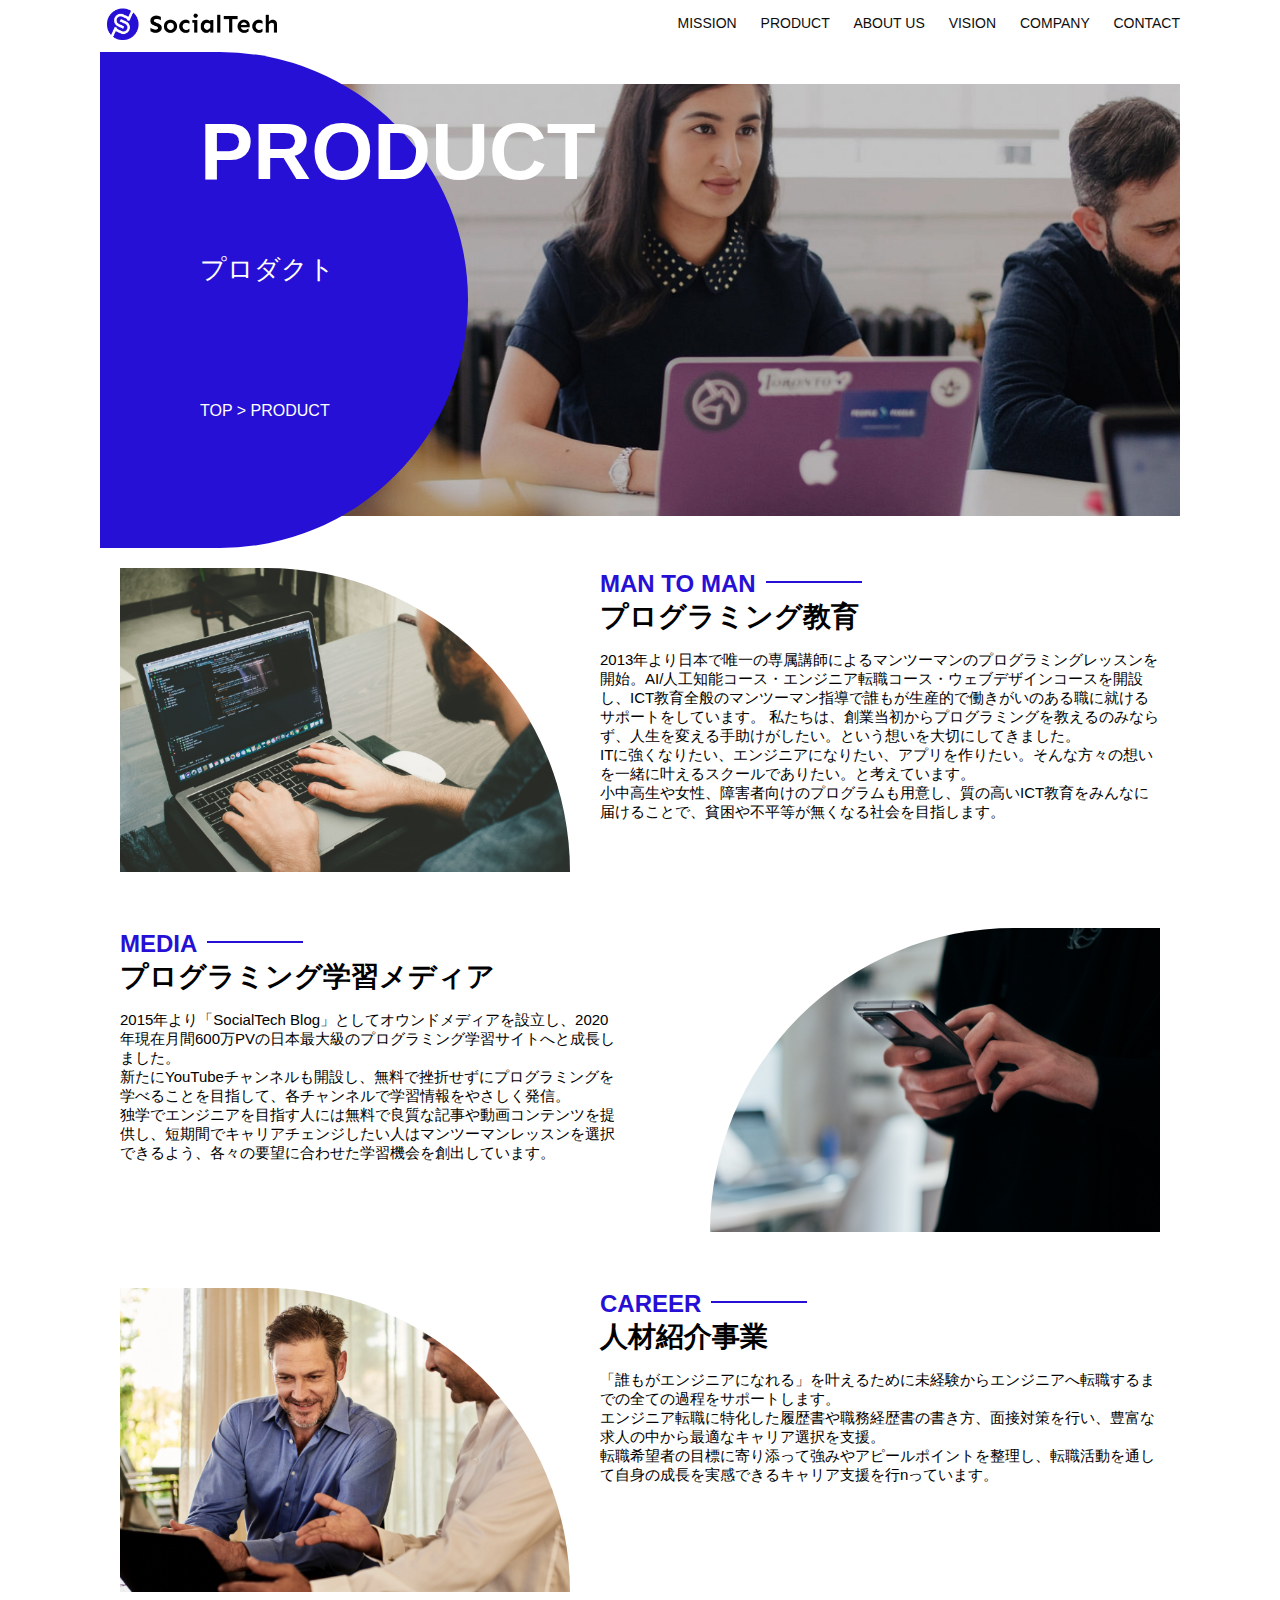
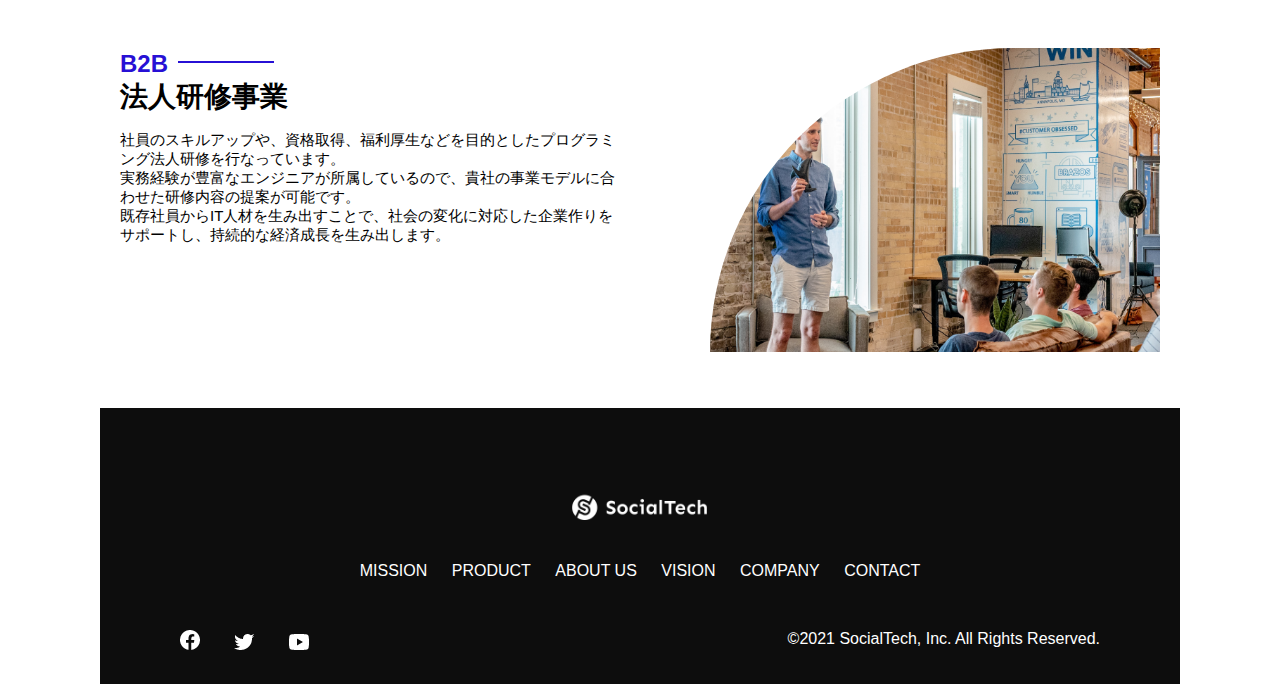
<file: product.html>
<!DOCTYPE html>
<html>

<head>
    <title>SocialTech - PRODUCT プロダクト -</title>
    <meta charset="UTF-8">
    <meta name="description" content="SocialTechの4つのプロダクトを紹介します">
    <meta name="viewport" content="width=device-width, initial-scale=1.0">
    <link rel="stylesheet" href="style.css">
</head>

<body>
    <!-- ヘッダー -->
    <header>
        <!-- ロゴ -->
        <a href="index.html" id="logo"><img src="images/logo.png" alt="トップページに戻る"></a>
        <!-- PC用ナビゲーション -->
        <nav id="nav-pc">
            <a href="mission.html">MISSION</a>
            <a href="product.html">PRODUCT</a>
            <a href="index.html#aboutus">ABOUT US</a>
            <a href="index.html#vision">VISION</a>
            <a href="index.html#company">COMPANY</a>
            <a href="index.html#contact">CONTACT</a>
        </nav>

        <!-- スマホ用メニューボタン -->
        <img id="menu-sp" src="images/button-menu.png" alt="ナビゲーションを開く"
            onclick="document.getElementById('nav-sp').style.display = 'block'">

        <!-- スマホ用ナビゲーション -->
        <nav id="nav-sp">
            <img id="close" src="images/button-close.png" alt="ナビゲーションを閉じる"
                onclick="document.getElementById('nav-sp').style.display = 'none'">
            <a id="logo-sp" href="index.html" onclick="document.getElementById('nav-sp').style.display = 'none'">
                <img src="images/logo-sp.png" alt="トップページに戻る"></a>
            <a class="menu" href="mission.html"
                onclick="document.getElementById('nav-sp').style.display = 'none'">MISSION</a>
            <a class="menu" href="product.html"
                onclick="document.getElementById('nav-sp').style.display = 'none'">PRODUCT</a>
            <a class="menu" href="index.html#aboutus"
                onclick="document.getElementById('nav-sp').style.display = 'none'">ABOUT US</a>
            <a class="menu" href="index.html#vision"
                onclick="document.getElementById('nav-sp').style.display = 'none'">VISION</a>
            <a class="menu" href="index.html#company"
                onclick="document.getElementById('nav-sp').style.display = 'none'">COMPANY</a>
            <a class="menu" href="index.html#contact"
                onclick="document.getElementById('nav-sp').style.display = 'none'">CONTACT</a>
            <div id="sns">
                <a href="https://www.facebook.com/sejuku2013"><img src="images/button-facebook.png"
                        alt="Facebookのリンク"></a>
                <a href="https://twitter.com/samuraijuku"><img src="images/button-twitter.png" alt="Twitterのリンク"></a>
                <a href="https://www.youtube.com/channel/UCCFOQO5aDK0xXam4cUQXT8g"><img src="images/button-youtube.png"
                        alt="YouTubeのリンク"></a>
            </div>
        </nav>
    </header>
    <main>
        <article>
            <section id="product-main">
                <div id="product-title">
                    <h1>PRODUCT</h1>
                    <span>プロダクト</span>
                    <div>TOP > PRODUCT</div>
                </div>
            </section>
            <section class="product-section1">
                <img src="images/product/product-mantoman.png" alt="PCでコードを書く男性">
                <div>
                    <h2 class="product-h2">MAN TO MAN</h2>
                    <h3 class="product-h3">プログラミング教育</h3>
                    <p>2013年より日本で唯一の専属講師によるマンツーマンのプログラミングレッスンを開始。AI/人工知能コース・エンジニア転職コース・ウェブデザインコースを開設し、ICT教育全般のマンツーマン指導で誰もが生産的で働きがいのある職に就けるサポートをしています。
                        私たちは、創業当初からプログラミングを教えるのみならず、人生を変える手助けがしたい。という想いを大切にしてきました。<br>
                        ITに強くなりたい、エンジニアになりたい、アプリを作りたい。そんな方々の想いを一緒に叶えるスクールでありたい。と考えています。<br>
                        小中高生や女性、障害者向けのプログラムも用意し、質の高いICT教育をみんなに届けることで、貧困や不平等が無くなる社会を目指します。
                    </p>
                </div>
            </section>
            <section class="product-section2">
                <div>
                    <h2 class="product-h2">MEDIA</h2>
                    <h3 class="product-h3">プログラミング学習メディア</h3>
                    <p>2015年より「SocialTech Blog」としてオウンドメディアを設立し、2020年現在月間600万PVの日本最大級のプログラミング学習サイトへと成長しました。<br>
                        新たにYouTubeチャンネルも開設し、無料で挫折せずにプログラミングを学べることを目指して、各チャンネルで学習情報をやさしく発信。<br>
                        独学でエンジニアを目指す人には無料で良質な記事や動画コンテンツを提供し、短期間でキャリアチェンジしたい人はマンツーマンレッスンを選択できるよう、各々の要望に合わせた学習機会を創出しています。
                    </p>
                </div>
                <img src="images/product/product-media.png" alt="スマートフォンを操作する人">
            </section>
            <section class="product-section1">
                <img src="images/product/product-career.png" alt="笑顔で話し合う2人の男性">
                <div>
                    <h2 class="product-h2">CAREER</h2>
                    <h3 class="product-h3">人材紹介事業</h3>
                    <p>「誰もがエンジニアになれる」を叶えるために未経験からエンジニアへ転職するまでの全ての過程をサポートします。<br>
                        エンジニア転職に特化した履歴書や職務経歴書の書き方、面接対策を行い、豊富な求人の中から最適なキャリア選択を支援。<br>
                        転職希望者の目標に寄り添って強みやアピールポイントを整理し、転職活動を通して自身の成長を実感できるキャリア支援を行nっています。<br>
                    </p>
                </div>
            </section>
            <section class="product-section2">
                <div>
                    <h2 class="product-h2">B2B</h2>
                    <h3 class="product-h3">法人研修事業</h3>
                    <p>社員のスキルアップや、資格取得、福利厚生などを目的としたプログラミング法人研修を行なっています。<br>
                        実務経験が豊富なエンジニアが所属しているので、貴社の事業モデルに合わせた研修内容の提案が可能です。<br>
                        既存社員からIT人材を生み出すことで、社会の変化に対応した企業作りをサポートし、持続的な経済成長を生み出します。
                    </p>
                </div>
                <img src="images/product/product-b2b.png" alt="講演中の男性とそれを聴く人々">
            </section>
        </article>
        <footer>
            <div id="footer-logo">
                <img src="images/logo-sp.png" alt="SocialTech">
            </div>
            <div id="footer-link">
                <a href="mission.html">MISSION</a>
                <a href="product.html">PRODUCT</a>
                <a href="index.html#aboutus">ABOUT US</a>
                <a href="index.html#vision">VISION</a>
                <a href="index.html#company">COMPANY</a>
                <a href="index.html#contact">CONTACT</a>
            </div>
            <div id="sns-footer">
                <a href="https://www.facebook.com/sejuku2013"><img src="images/button-facebook.png"
                        alt="Facebookのリンク"></a>
                <a href="https://twitter.com/samuraijuku"><img src="images/button-twitter.png" alt="Twitterのリンク"></a>
                <a href="https://www.youtube.com/channel/UCCFOQO5aDK0xXam4cUQXT8g"><img src="images/button-youtube.png"
                        alt="YouTubeのリンク"></a>
                <span id="copyright">&copy;2021 SocialTech, Inc. All Rights Reserved. </span>
            </div>
        </footer>
    </main>
</body>

</html>
</file>
<file: style.css>
/* PC、スマホ共通スタイル */
body {
    font-family: "Source Sans Pro", "Hiragino Kaku Gothic ProN", Meiryo, Arial, sans-serif;
}

p {
    font-size: 15px;
}

/* ==============
PC用のスタイル 
=================*/
@media screen and (min-width: 768px) {

    /* 横幅設定 */
    body {
        max-width: 1080px;
        min-width: 900px;
        margin: 0 auto 0 auto;
    }

    /* ヘッダー */
    header {
        display: flex;
        justify-content: space-between;
    }

    /* ナビゲーションのレイアウト */
    #nav-pc {
        font-size: 14px;
        padding-top: 15px;
    }

    /* ナビゲーションのリンクの装飾設定 */
    #nav-pc>a {
        text-decoration: none;
        margin-left: 20px;
    }

    #nav-pc>a:link {
        color: #0d0d0d;
    }

    #nav-pc>a:visited {
        color: #0d0d0d;
    }

    #nav-pc>a:hover {
        color: #0d0d0d;
        text-decoration: underline;
    }

    #nav-pc>a:active {
        color: #0d0d0d;
    }

    /* スマホ用ナビを非表示 */
    #nav-sp,
    #menu-sp {
        display: none;
    }

    /* メインビジュアル */
    #main-visual {
        position: relative;
        height: 400px;
    }

    /* メインメッセージ */
    #main-message {
        position: absolute;
        top: 0;
        left: 0;
        background-color: #2710d5;
        color: #ffffff;
        border-radius: 0 0 476px 0;
        width: 100%;
        height: 100%;
        max-width: 620px;
        z-index: 11;
    }

    #main-message>h1 {
        font-size: 60px;
        font-weight: bold;
        margin: 100px 0 0 50px;
    }

    #main-message>p {
        font-size: 28px;
        margin: 0 0 0 50px;
    }

    #main-visual>img {
        max-width: 620px;
        border-radius: 476px 0 0 0;
        position: absolute;
        top: 0;
        right: 0;
        z-index: 10;
    }

    /* 見出し */
    h2 {
        margin: 40px 0 0 0;
    }

    h2::after {
        content: url("images/line.png");
        margin-left: 10px;
    }

    h3 {
        font-size: 27px;
    }

    /* ミッション */
    #mission {
        margin: 80px auto 80px auto;
        width: 100%;
    }

    #mission-flex {
        width: 100%;
        display: flex;
    }

    #mission-flex>div {
        width: 50%;
        margin: 20px;
    }

    #mission-photo {
        width: 100%;
    }

    #s2dgs {
        margin-top: 50px;
        width: 100%;
    }

    /* プロダクト */
    #product {
        background-color: #fafafa;
        margin: 80px 0 80px 0;
        padding: 10px 40px 0px 40px;
    }

    /* 外枠 */
    #product>div {
        margin-top: 40px;
        display: flex;
    }

    /* 左のカラム */
    #product-left {
        width: 50%;
        margin-right: 20px;
    }

    /* 右のカラム */
    #product-right {
        width: 50%;
        margin-left: 20px;
        margin-top: 80px;
    }

    /* 写真＋説明の枠 */
    #product-left>div {
        position: relative;
        height: 480px;
        margin-right: 20px;
    }

    #product-right>div {
        position: relative;
        height: 480px;
        margin-left: 20px;
    }

    /* 画像 */
    .product-photo {
        width: 100%;
    }

    /* 説明文の枠 */
    .product-explain {
        background-color: #ffffff;
        position: absolute;
        left: 0;
        top: 280px;
        margin: 0 40px 0 40px;
        padding: 20px;
        box-shadow: 5px 5px 10px rgba(0, 0, 0, 0.05);
    }

    /* 説明文の英語 */
    .product-explain>span {
        color: #2710d5;
        font-weight: bold;
        font-size: 16px;
        margin: 0px;
    }

    /* 説明文の見出し */
    .product-explain>h3 {
        font-size: 20px;
        margin: 5px 0 5px 0;
    }

    /* 説明文 */
    .product-explain>p {
        font-size: 14px;
        margin: 0;
    }

    /* もっと見るボタン */
    #product-more {
        margin: 0 auto -42px auto;
    }

    /* ABOUT US */
    #aboutus {
        margin: 80px auto 80px auto;
    }

    /* 3つの組織文化と写真を入れる枠 */
    #aboutus>div {
        display: flex;
    }

    /* 写真 */
    .culture-img {
        width: 100%;
        align-self: flex-start;
    }

    .culture-img2 {
        margin-top: 50px;
        width: 100%;
    }

    /* 3つの組織文化の表 */
    .culture-table {
        margin-right: 50px;
    }

    /* 番号 */
    .culture-num {
        font-size: 80px;
        color: #2710d5;
        margin: 0 20px 0 0;

    }

    /* 組織文化英語 */
    .culture-en {
        color: #2710d5;
        font-weight: bold;
        font-size: 24px;
        display: block;
    }


    /* 組織文化日本語 */
    .culture-jp {
        font-size: 28px;
        font-weight: bold;
    }

    /* 説明文 */
    .culture-description {
        margin: 0;
    }

    /* ビジョン */
    #vision {
        margin: 80px auto 80px auto;
    }

    /* セクション内の外枠 */
    #vision>div {
        width: 100%;
        display: flex;
        justify-content: space-between;
        flex-wrap: wrap;
    }

    /* 7つの行動指針の枠 */
    .vision-box {
        width: 300px;
        height: 300px;
        margin-bottom: 30px;
        position: relative;
    }

    .vision-box>img {
        width: 100%;
        height: auto;
        position: absolute;
        top: 0;
        left: 0;
        z-index: 30;
    }

    .vision-box>span {
        position: absolute;
        top: 0;
        left: 0;
        z-index: 31;
        margin-right: 20px;
    }

    .vision-box>span>h4 {
        color: #2710d5;
        font-size: 19px;
        margin: 80px 0 0 0;
    }

    .vision-box>span>h4::first-letter {
        font-size: 40px;
    }

    .vision-box>span>h5 {
        font-size: 20px;
        margin: 0 0 0 0;
    }

    .vision-box>span>p {
        margin: 10px 0 0 0;
    }

    /* 会社概要 */
    #company {
        margin: 80px auto 80px auto;
    }

    /* 会社概要テーブル */
    #company-table {
        width: 100%;
    }

    .tableheader {
        text-align: left;
        padding: 20px;
        border-bottom-color: #2710d5;
        border-bottom-width: 1px;
        border-bottom-style: solid;
        width: 100px;
    }

    .tableheader-first {
        text-align: left;
        padding: 20px;
        border-bottom-color: #2710d5;
        border-bottom-width: 1px;
        border-bottom-style: solid;
        border-top-color: #2710d5;
        border-top-width: 1px;
        border-top-style: solid;
        width: 100px;
    }

    .cell {
        padding: 30px;
        border-bottom-color: #ececec;
        border-bottom-width: 1px;
        border-bottom-style: solid;
    }

    .cell-first {
        padding: 30px;
        border-bottom-color: #ececec;
        border-bottom-width: 1px;
        border-bottom-style: solid;
        border-top-color: #ececec;
        border-top-width: 1px;
        border-top-style: solid;
    }

    #company>i frame {
        width: 100%;
        height: 368px;
        margin-top: 40px;
    }

    /* お問い合わせ */
    #contact {
        margin: 80px auto 80px auto;
    }

    /* 外枠 */
    #contact>form>div {
        display: flex;
        flex-direction: row;
        flex-wrap: wrap;
        padding-bottom: 30px;
    }

    /* 左列 見出し */
    .contact-heading {
        width: 240px;
        align-self: center;
    }

    /* 見出しのラベル */
    .contact-label {
        font-weight: bold;
    }

    /* 必須 */
    .contact-span {
        color: #ce2222;
        margin: 0 0 0 20px;
        font-weight: bold;
    }

    /* テキストボックス */
    .contact-textbox {
        border-top: 0px;
        border-left: 0px;
        border-right: 0px;
        border-bottom-width: 1px;
        border-bottom-color: #707070;
        border-style: solid;
        background-color: #fafafa;
        width: 400px;
        height: 56px;
    }

    /* お問い合わせ内容のテキストエリア */
    .contact-textarea {
        border-top: 0px;
        border-left: 0px;
        border-right: 0px;
        border-bottom-width: 1px;
        border-bottom-color: #707070;
        background-color: #fafafa;
        width: 400px;
        height: 200px;
    }

    /* 個人情報の取り扱い */
    details {
        width: 700px;
    }

    details>div {
        background-color: #fafafa;
        padding: 20px;
    }

    details>div>span {
        font-weight: bold;
    }

    /* フッター */
    footer {
        background-color: #0d0d0d;
        text-align: center;
        padding: 80px 80px 30px 80px;
    }

    /* ロゴ */
    #footer-logo {
        margin-bottom: 30px;
    }

    #footer-link {
        margin-bottom: 50px;
    }

    #footer-link>a {
        text-decoration: none;
        margin: 10px;
    }

    #footer-link>a:link {
        color: #ffffff;
    }

    #footer-link>a:visited {
        color: #ffffff;
    }

    #footer-link>a:hover {
        color: #ffffff;
        text-decoration: underline;
    }

    #footer-link>a:active {
        color: #ffffff;
    }

    /* SNSボタンとコピーライト */
    #sns-footer {
        text-align: left;
        width: 100%;
    }

    #sns-footer>a {
        margin-right: 30px;
    }

    #copyright {
        color: #ffffff;
        float: right;
    }

    /* mission.html用スタイル */
    /* ミッションのメインビジュアル */
    #mission-main {
        height: 496px;
        width: 100%;
        background-image: url("images/mission/mission-main.png");
        background-repeat: no-repeat;
        background-position-y: center;
    }

    #mission-title {
        background-color: #2710d5;
        width: 368px;
        color: #ffffff;
        height: 496px;
        border-radius: 0 248px 248px 0;
        position: relative;
    }

    #mission-title>h1 {
        position: absolute;
        top: 0;
        left: 100px;
        font-size: 80px;
    }

    #mission-title>span {
        position: absolute;
        top: 200px;
        left: 100px;
        font-size: 26px;
    }

    #mission-title>div {
        position: absolute;
        top: 350px;
        left: 100px;
        font-size: 16px;
    }

    /* ミッションのS2DGs */
    #mission-s2dgs {
        width: 100%;
        margin: 20px;
    }

    .mission-h2 {
        color: #2710d5;
        font-size: 40px;
    }

    .mission-h2::after {
        content: none;
    }

    /* ミッションの５ゴール */
    #mission-5goals {
        margin: 20px;
        display: flex;
    }

    #mission-5goals>div {
        flex-grow: 1;
        padding: 20px;
    }

    #mission-5goals>div>div {
        margin-bottom: 40px;
    }

    .fivegoals-image-right {
        float: right;
        margin: 20px;
    }

    .fivegoals-image-left {
        float: left;
        margin: 20px;
    }

    .fivegoals-number {
        color: #2710d5;
        font-size: 48px;
        font-weight: bold;
        margin: 0;
    }

    .fivegoals-h3 {
        font-size: 28px;
        margin: 0;
    }

    .fivegoals-p {
        margin: 0;
    }

    /* product.html用スタイル */
    /* プロダクトのメインビジュアル */
    #product-main {
        height: 496px;
        width: 100%;
        background-image: url("images/product/product-main.png");
        background-repeat: no-repeat;
        background-position-y: center;
    }

    #product-title {
        background-color: #2710d5;
        width: 368px;
        color: #ffffff;
        height: 496px;
        border-radius: 0 248px 248px 0;
        position: relative;
    }

    #product-title>h1 {
        position: absolute;
        top: 0;
        left: 100px;
        font-size: 80px;
    }

    #product-title>span {
        position: absolute;
        top: 200px;
        left: 100px;
        font-size: 26px;
    }

    #product-title>div {
        position: absolute;
        top: 350px;
        left: 100px;
        font-size: 16px;
    }

    /* プロダクトのメインコンテンツ */
    /* セクション1 */
    .product-section1 {
        position: relative;
        margin: 20px;
        height: 340px;
    }

    .product-section1>img {
        position: absolute;
        top: 0;
        left: 0;
        width: 450px;
        margin: 0 40px 30px 0;
        border-radius: 0 432px 0 0;
    }

    .product-section1>div {
        position: absolute;
        top: 0;
        left: 480px;
    }

    /* セクション2 */
    .product-section2 {
        position: relative;
        margin: 20px;
        height: 340px;
    }

    .product-section2>img {
        position: absolute;
        top: 0;
        right: 0;
        width: 450px;
        margin: 0 0 30px 40px;
        border-radius: 432px 0 0 0;
    }

    .product-section2>div {
        width: 500px;
        position: absolute;
        top: 0;
        left: 0;
    }

    .product-h2 {
        color: #2710d5;
        font-size: 24px;
        margin: 0;
    }

    .product-h3 {
        font-size: 28px;
        margin: 0;
    }
}

/* ===================
スマートフォン用のスタイル 
=====================*/
@media screen and (max-width:767px) {
    body {
        min-width: 375px;
        margin: 0;
    }

    /* PC用ナビゲーション非表示 */
    #nav-pc {
        display: none;
    }

    /* ハンバーガーメニュー */
    #menu-sp {
        float: right;
        padding: 0;
    }

    /* スマホ用ナビゲーションの表示切替 */
    /* 初期状態、レイアウトと非表示設定 */
    #nav-sp {
        background-color: #2710d5;
        position: absolute;
        left: 0;
        top: 0;
        height: 100%;
        width: 100%;
        display: none;
        z-index: 100;
    }

    /* ×ボタン */
    #close {
        position: absolute;
        top: 20px;
        right: 20px;
    }

    /* ナビゲーションメニュー用ロゴ */
    #logo-sp {
        margin: 80px 0 30px 20px;
    }

    /* ナビゲーションのリンクの装飾設定 */
    #nav-sp>a {
        display: block;
    }

    #nav-sp>a:link {
        color: #ffffff;
    }

    #nav-sp>a:visited {
        color: #ffffff;
    }

    #nav-sp>a:hover {
        color: #ffffff;
        text-decoration: underline;
    }

    #nav-sp>a:active {
        color: #ffffff;
    }

    #nav-sp>.menu {
        text-decoration: none;
        display: block;
        margin: 0 20px 0 20px;
        height: 44px;
        font-size: 16px;
        background-image: url(images/arrow.png);
        background-repeat: no-repeat;
        background-position: right top;
    }

    #sns {
        position: absolute;
        bottom: 20px;
        left: 20px;
    }

    #sns>a {
        margin-right: 30px;
    }

    /* メインビジュアル */
    #main-visual {
        position: relative;
        height: 470px;
        width: 100%;
        overflow: hidden;
    }

    #main-visual>div {
        position: absolute;
        top: 0;
        left: 0;
        background-color: #2710d5;
        color: white;
        border-radius: 0 0 476px 0;
        text-align: center;
        height: 280px;
        width: 100%;
        z-index: 11;
    }

    #main-visual>div>h1 {
        font-size: 28px;
        margin: 90px 0 0 0;
    }

    #main-visual>div>p {
        margin: 0;
    }

    #main-visual>img {
        width: 100%;
        border-radius: 476px 0 0 0;
        z-index: 10;
        position: absolute;
        bottom: 0;
        right: 0;
    }

    /* 見出し */
    h2::after {
        content: url("images/line.png");
        margin-left: 10px;
    }

    h3 {
        font-size: 24px;
        margin: 10px 0 0 0;
    }

    /* ミッション */
    #mission {
        margin: 20px;
    }

    #mission-photo {
        width: 100%;
    }

    #s2dgs {
        width: 100%;
    }

    /* プロダクト */
    #product {
        background-color: #fafafa;
        padding-top: 10px;
    }

    #product h2 {
        margin-left: 20px;
    }

    /* 外枠 */
    /* 左右のカラムスマホでは縦並び */
    #product-left,
    #product-right {
        margin-right: 20px;
        margin-left: 20px;
    }

    /* 写真＋説明文の枠 */
    #product-left>div,
    #product-right>div {
        position: relative;
        height: 540px;
    }

    /* 説明文の枠 */
    .product-explain {
        background-color: #ffffff;
        position: absolute;
        left: 0;
        bottom: 50px;
        padding: 20px;
        box-shadow: 5px 5px 10px rgba(0, 0, 0, 0.05);
    }

    .product-explain>span {
        color: #2710d5;
        font-weight: bold;
        font-size: 16px;
        margin: 0px;
    }

    .product-explain>h3 {
        margin: 10px 0 10px 0;
    }

    /* 写真 */
    .product-photo {
        width: 100%;
    }

    #product-more>img {
        margin: 0 0 -42px 20px;
    }

    /* ABOUT US */
    #aboutus {
        margin: 80px 20px 80px 20px;
    }

    #aboutus>div {
        display: flex;
        flex-direction: column;
    }

    .culture-table {
        width: 100%;
        padding-right: 20px;
        order: 2;
    }

    .culture-img {
        width: 100%;
        order: 1;
    }

    .culture-img2 {
        width: 100%;
    }

    .culture-num {
        font-size: 80px;
        color: #2710d5;
    }

    .culture-en {
        color: #2710d5;
        font-weight: bold;
        font-size: 24px;
        display: block;
    }

    .culture-jp {
        display: block;
    }

    .culture-description {
        margin: 0;
    }

    /* ビジョン */
    #vision {
        margin: 80px 20px 80px 20px;
    }

    .vision-box {
        width: 300px;
        height: 300px;
        margin-bottom: 30px;
        position: relative;
    }

    .vision-box>img {
        width: 100%;
        height: auto;
        position: absolute;
        top: 0;
        left: 0;
        z-index: 30;
    }

    .vision-box>span {
        position: absolute;
        top: 0;
        left: 0;
        z-index: 31;
        margin-right: 20px;
    }

    .vision-box>span>h4 {
        color: #2710d5;
        font-size: 19px;
        margin: 60px 0 0 0;
    }

    .vision-box>span>h5 {
        font-size: 20px;
        margin: 0 0 0 0;
    }

    .vision-box>span>p {
        margin: 10px 0 0 0;
    }

    /* 会社概要 */
    #company {
        margin: 0 20px 0 20px;
    }

    #company>h3 {
        margin-bottom: 20px;
    }

    #company>table {
        width: 100%;
    }

    .tableheader-first {
        text-align: left;
        padding: 20px;
        border-bottom-color: #2710d5;
        border-bottom-width: 1px;
        border-bottom-style: solid;
        border-top-color: #2710d5;
        border-top-width: 1px;
        border-top-style: solid;
        width: 50px;
    }

    .tableheader {
        text-align: left;
        padding: 20px;
        border-bottom-color: #2710d5;
        border-bottom-width: 1px;
        border-bottom-style: solid;
        width: 50px;
    }


    .cell-first {
        padding: 20px;
        border-bottom-color: #ececec;
        border-bottom-width: 1px;
        border-bottom-style: solid;
        border-top-color: #ececec;
        border-top-width: 1px;
        border-top-style: solid;
    }

    .cell {
        padding: 20px;
        border-bottom-color: #ececec;
        border-bottom-width: 1px;
        border-bottom-style: solid;
    }

    #company > iframe {
        width: 100%;
        height: 240px;
        margin: 40px 0 0 0;
    }

    /* お問い合わせ */
    #contact {
        margin: 80px 20px 80px 20px;
    }

    #contact > h3 {
        margin-bottom: 20px;
    }

    #contact > form > div {
        margin-bottom: 20px;
    }

    #contact > form > div {
        margin-bottom: 20px;
    }

    .contact-heading {
        margin-bottom: 20px;
    }
/* ラベル */
    .contact-label {
        font-weight: bold;
    }
/* 必須 */
    .contact-span {
        color: #ce2222;
        margin: 0 0 0 20px;
        font-weight: bold;
    }

    .contact-textbox {
        height: 56px;
        border-top: 0px;
        border-left: 0px;
        border-right: 0px;
        background-color: #fafafa;
        border-bottom-color: #707070;
        border-bottom-width: 1px;
        border-style: solid;
        min-width: 300px;
        width: 100%;
    }

    .contact-textarea {
        height: 150px;
        border-top: 0px;
        border-left: 0px;
        border-right: 0px;
        background-color: #fafafa;
        width: 100%;
    }

    .radiobutton {
        margin-bottom: 20px;
    }

    .radiobutton + label::after {
        content: "\A";
        white-space: pre;
    }

    /* フッター */
    footer {
        background-color: #0d0d0d;
        padding: 30px 20px 50px 20px;
    }

    #footer-logo {
        margin-bottom: 30px;
    }

    #footer-link {
        margin-bottom: 50px;
    }

    #footer-link > a {
        text-decoration: none;
        margin: 0 20px 30px 0;
        display: block;
        background-image: url("images/arrow.png");
        background-repeat: no-repeat;
        background-position: right top;
    }

    #footer-link > a:link {
        color: #ffffff;
    }

    #footer-link > a:visited {
        color: #ffffff;
    }

    #footer-link > a:hover {
        color: #ffffff;
        text-decoration: underline;
    }

    #footer-link > a:active {
        color: #ffffff;
    }

    #sns-footer > a {
        margin-right: 30px;
    }

    #copyright {
        font-size: 12px;
        display: block;
        margin-top: 30px;
        color: #ffffff;
    }

    /* mission.html用スタイル */
    /* ミッションのメインビジュアル */
    #mission-main {
        height: 256px;
        width: 100%;
        background-image: url("images/mission/mission-main.png");
        background-repeat: no-repeat;
        background-position-y: center;
        background-size: auto 208px;
    }

    #mission-title {
        background-color: #2710d5;
        width: 136px;
        color: #ffffff;
        height: 256px;
        border-radius: 0 248px 248px 0;
        position: relative;
    }

    #mission-title > h1 {
        position: absolute;
        top: 0;
        left: 20px;
        font-size: 40px;
    }

    #mission-title > span {
        position: absolute;
        top: 110px;
        left: 20px;
        font-size: 18px;
    }

    #mission-title > div {
        position: absolute;
        top: 180px;
        left: 20px;
        font-size: 13px;
    }

    /* ミッションページ　s2dgsの設定 */
    #mission-s2dgs {
        margin: 20px;
    }

    .mission-h2 {
        color: #2710d5;
        font-size: 38px;
        margin: 0px;
    }

    .mission-h2::after {
        content: none;
    }

    #mission-s2dgs > img {
        width: 100%;
    }
    #section-s2dgs > img {
        width: 100%;
    }

    /* ミッションページ　５ゴールの設定 */
    #mission-5goals {
        margin: 20px;
    }

    #mission-5goals > div > div {
        margin-bottom: 40px;
    }

    #s2dgs-image {
        width: 100%;
    }

    .fivegoals-image-right {
        margin: 20px auto 20px auto;
        display: block;
    }

    .fivegoals-image-left {
        margin: 20px auto 20px auto;
        display: block;
    }

    .fivegoals-number {
        color: #2710d5;
        font-size: 48px;
        margin: 0;
    }

    .fivegoals-h3 {
        font-size: 28px;
        margin: 0;
    }

    .fivegoals-p {
        margin: 0;
    }

    /* プロダクトページ */
    #product-main {
        height: 256px;
        width: 100%;
        background-image: url("images/product/product-main.png");
        background-repeat: no-repeat;
        background-position-y: center;
        background-size: auto 208px;
    }

    #product-title {
        background-color: #2710d5;
        width: 136px;
        color: #ffffff;
        height: 256px;
        border-radius: 0 248px 248px 0;
        position: relative;
    }

    #product-title>h1 {
        position: absolute;
        top: 0;
        left: 20px;
        font-size: 40px;
    }

    #product-title>span {
        position: absolute;
        top: 110px;
        left: 20px;
        font-size: 18px;
    }

    #product-title>div {
        position: absolute;
        top: 180px;
        left: 20px;
        font-size: 13px;
    }

    /* プロダクトのメインコンテンツ */
    /* セクション１ */
    .product-section1 {
        margin: 20px;
    }

    .product-section1 > img {
        width: 100%;
        border-radius: 0 300px 0 0;
    }
    .product-section > div {
    }


    /* セクション２ */
    .product-section2 {
        margin: 20px;
        display: flex;
        flex-direction: column;
    }

    .product-section2 > img {
        order: 1;
        width: 100%;
        border-radius: 300px 0 0 0;
    }

    .product-section2>div {
        order: 2;
    }

    .product-h2 {
        color: #2710d5;
        font-size: 24px;
        /* width:250px; */
        margin: 0;
    }

    .product-h3 {
        font-size: 28px;
        margin: 0;
    }

}
</file>
